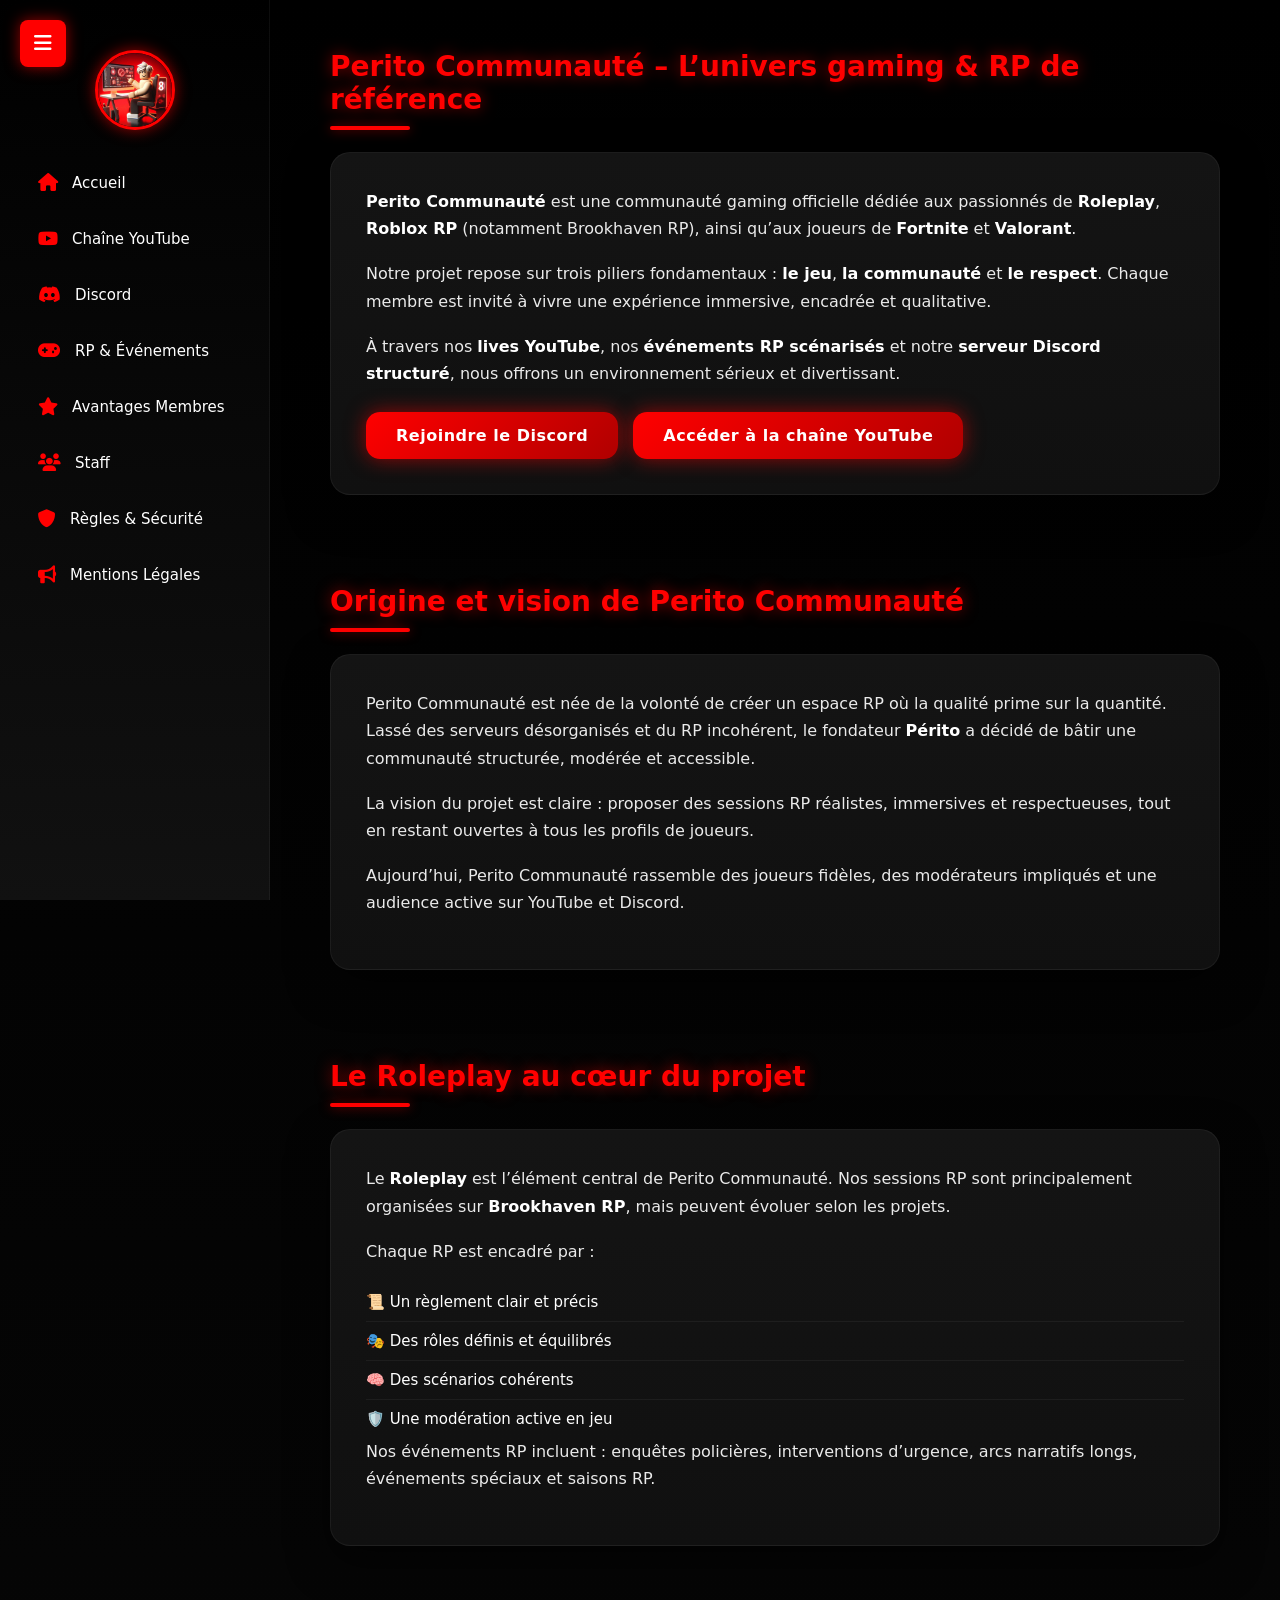
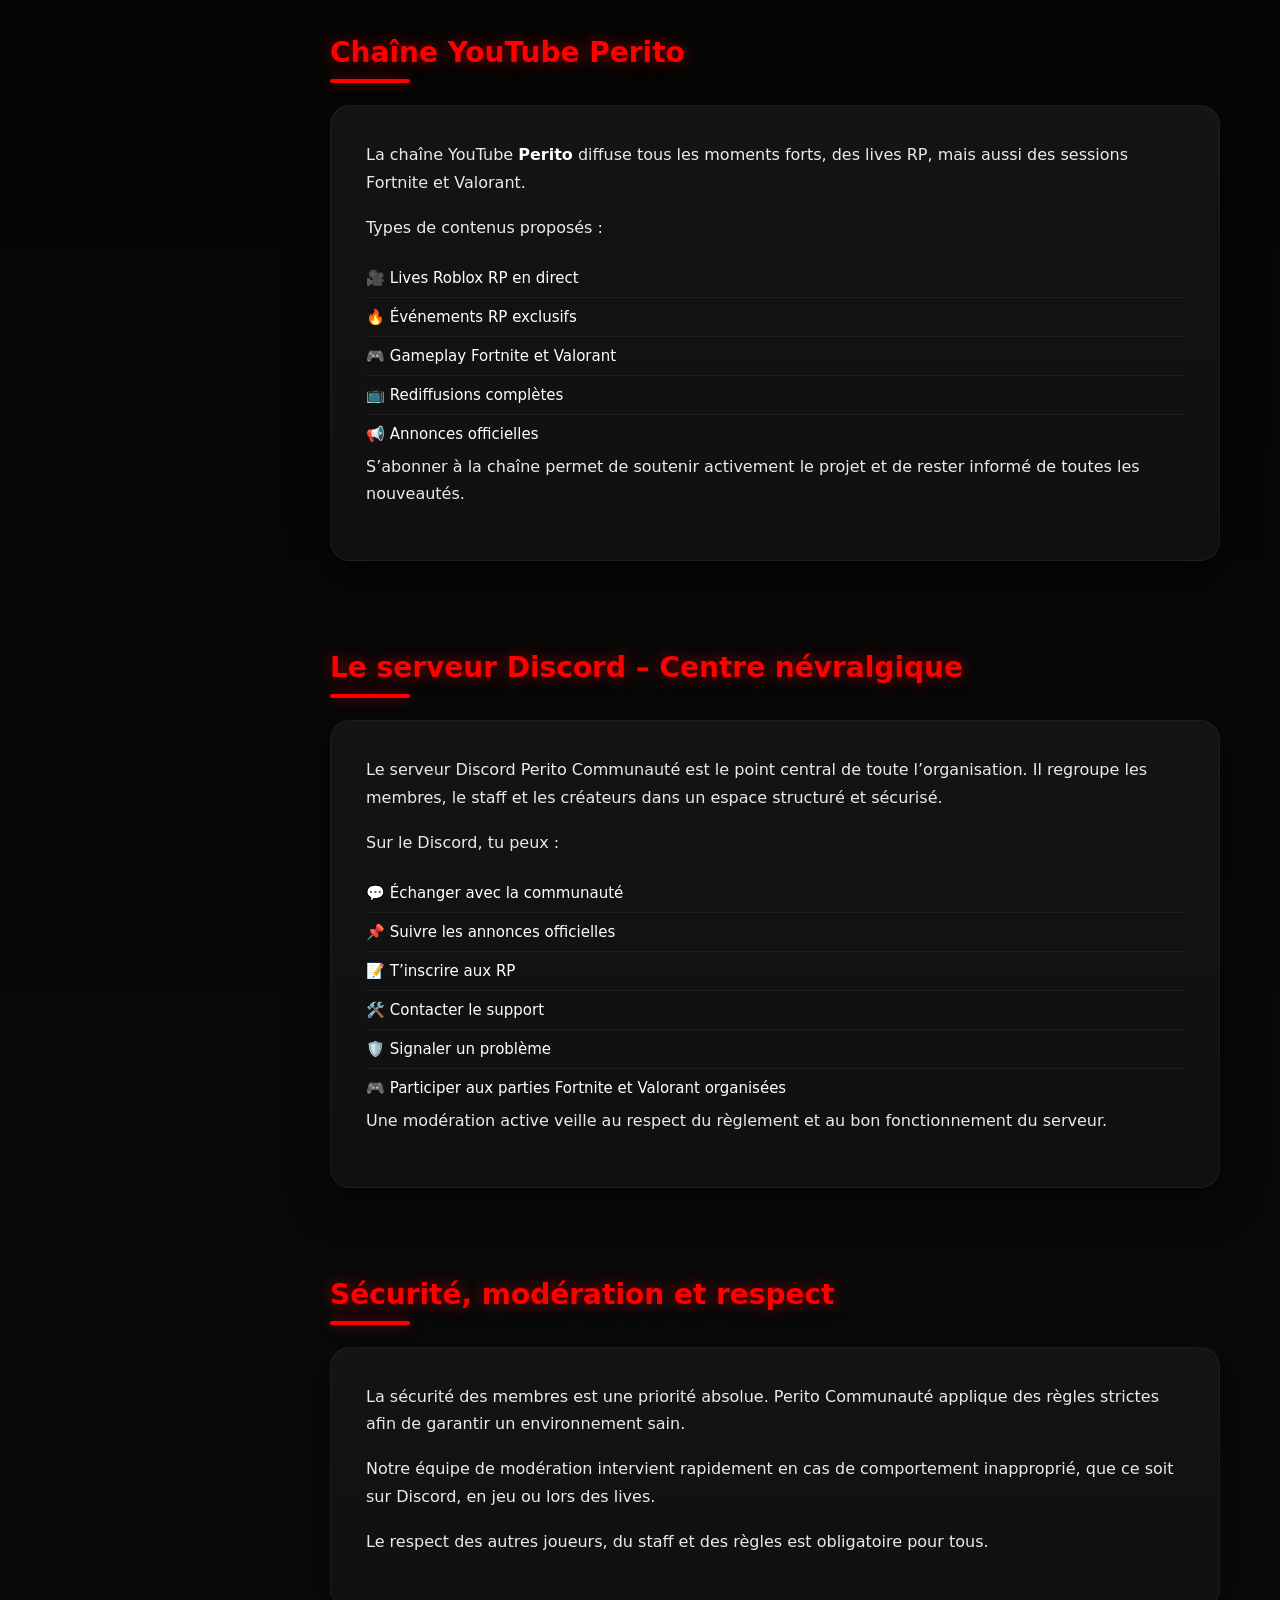
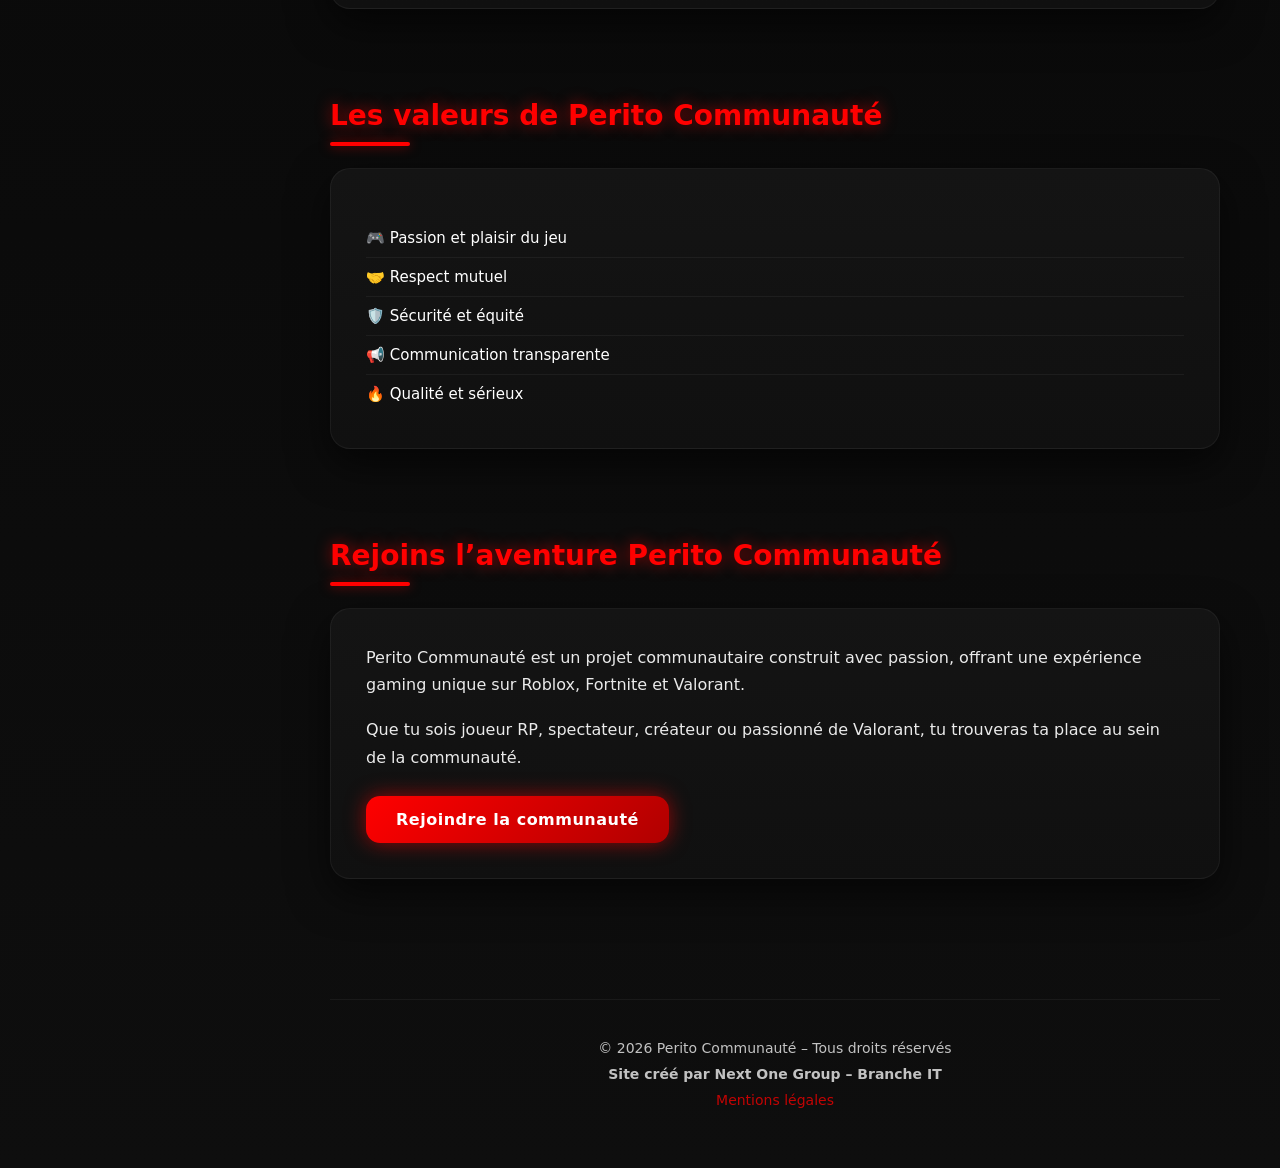
<file: index.html>
<!DOCTYPE html>
<html lang="fr">
<head>
  <meta charset="UTF-8">
  <title>Perito Communauté – Site Officiel Gaming & RP</title>
  <meta name="description" content="Perito Communauté – Communauté gaming officielle Roblox RP, Brookhaven RP, Fortnite, Valorant, lives YouTube et événements RP.">
  <meta name="viewport" content="width=device-width, initial-scale=1.0">

    <!-- FAVICON -->
  <link rel="apple-touch-icon" sizes="180x180" href="assets/apple-touch-icon.png">
  <link rel="icon" type="image/png" sizes="32x32" href="assets/favicon-32x32.png">
  <link rel="icon" type="image/png" sizes="16x16" href="/assets/favicon-16x16.png">
  <link rel="manifest" href="/site.webmanifest">
  
  
  
  
  <!-- STYLE GLOBAL -->
  <link rel="stylesheet" href="assets/style.css">

  <!-- ICONES -->
  <link rel="stylesheet" href="https://cdnjs.cloudflare.com/ajax/libs/font-awesome/6.5.0/css/all.min.css">

  <!-- SCRIPT -->
  <script src="assets/script.js" defer></script>
</head>

<body>
  <button class="menu-toggle" aria-label="Menu">
  <i class="fa-solid fa-bars"></i>
</button>


<!-- ===================== SIDEBAR ===================== -->
<nav class="sidebar">
  <div class="sidebar-logo">
  <img src="assets/logo-perito.jpg" alt="Logo Perito Communauté">
</div>


  <a href="index.html"><i class="fa-solid fa-house"></i> Accueil</a>
  <a href="youtube.html"><i class="fa-brands fa-youtube"></i> Chaîne YouTube</a>
  <a href="discord.html"><i class="fa-brands fa-discord"></i> Discord</a>
  <a href="rp.html"><i class="fa-solid fa-gamepad"></i> RP & Événements</a>
  <a href="avantages.html"><i class="fa-solid fa-star"></i> Avantages Membres</a>
  <a href="staff.html"><i class="fa-solid fa-users"></i> Staff</a>
  <a href="regles.html"><i class="fa-solid fa-shield"></i> Règles & Sécurité</a>
  <a href="mentions-legales.html"><i class="fa-solid fa-bullhorn"></i> Mentions Légales</a>
</nav>

<!-- ===================== MAIN ===================== -->
<main class="main">

<!-- HERO -->
<section>
  <h2>Perito Communauté – L’univers gaming & RP de référence</h2>
  <div class="card">
    <p>
      <strong>Perito Communauté</strong> est une communauté gaming officielle dédiée
      aux passionnés de <strong>Roleplay</strong>, <strong>Roblox RP</strong> (notamment Brookhaven RP),
      ainsi qu’aux joueurs de <strong>Fortnite</strong> et <strong>Valorant</strong>.
    </p>

    <p>
      Notre projet repose sur trois piliers fondamentaux :
      <strong>le jeu</strong>, <strong>la communauté</strong> et <strong>le respect</strong>.
      Chaque membre est invité à vivre une expérience immersive, encadrée et qualitative.
    </p>

    <p>
      À travers nos <strong>lives YouTube</strong>, nos <strong>événements RP scénarisés</strong>
      et notre <strong>serveur Discord structuré</strong>,
      nous offrons un environnement sérieux et divertissant.
    </p>

    <div class="cta">
      <a href="discord.html">Rejoindre le Discord</a>
      <a href="youtube.html">Accéder à la chaîne YouTube</a>
    </div>
  </div>
</section>

<!-- HISTOIRE -->
<section>
  <h2>Origine et vision de Perito Communauté</h2>
  <div class="card">
    <p>
      Perito Communauté est née de la volonté de créer un espace RP
      où la qualité prime sur la quantité.
      Lassé des serveurs désorganisés et du RP incohérent,
      le fondateur <strong>Périto</strong> a décidé de bâtir une communauté
      structurée, modérée et accessible.
    </p>

    <p>
      La vision du projet est claire :
      proposer des sessions RP réalistes, immersives et respectueuses,
      tout en restant ouvertes à tous les profils de joueurs.
    </p>

    <p>
      Aujourd’hui, Perito Communauté rassemble des joueurs fidèles,
      des modérateurs impliqués et une audience active sur YouTube et Discord.
    </p>
  </div>
</section>

<!-- RP DETAIL -->
<section>
  <h2>Le Roleplay au cœur du projet</h2>
  <div class="card">
    <p>
      Le <strong>Roleplay</strong> est l’élément central de Perito Communauté.
      Nos sessions RP sont principalement organisées sur
      <strong>Brookhaven RP</strong>, mais peuvent évoluer selon les projets.
    </p>

    <p>
      Chaque RP est encadré par :
    </p>

    <ul>
      <li>📜 Un règlement clair et précis</li>
      <li>🎭 Des rôles définis et équilibrés</li>
      <li>🧠 Des scénarios cohérents</li>
      <li>🛡️ Une modération active en jeu</li>
    </ul>

    <p>
      Nos événements RP incluent :
      enquêtes policières, interventions d’urgence,
      arcs narratifs longs, événements spéciaux et saisons RP.
    </p>
  </div>
</section>

<!-- YOUTUBE DETAIL -->
<section>
  <h2>Chaîne YouTube Perito</h2>
  <div class="card">
    <p>
      La chaîne YouTube <strong>Perito</strong> diffuse tous les moments forts,
      des lives RP, mais aussi des sessions Fortnite et Valorant.
    </p>

    <p>
      Types de contenus proposés :
    </p>

    <ul>
      <li>🎥 Lives Roblox RP en direct</li>
      <li>🔥 Événements RP exclusifs</li>
      <li>🎮 Gameplay Fortnite et Valorant</li>
      <li>📺 Rediffusions complètes</li>
      <li>📢 Annonces officielles</li>
    </ul>

    <p>
      S’abonner à la chaîne permet de soutenir activement le projet
      et de rester informé de toutes les nouveautés.
    </p>
  </div>
</section>

<!-- DISCORD DETAIL -->
<section>
  <h2>Le serveur Discord – Centre névralgique</h2>
  <div class="card">
    <p>
      Le serveur Discord Perito Communauté est le point central
      de toute l’organisation.
      Il regroupe les membres, le staff et les créateurs
      dans un espace structuré et sécurisé.
    </p>

    <p>
      Sur le Discord, tu peux :
    </p>

    <ul>
      <li>💬 Échanger avec la communauté</li>
      <li>📌 Suivre les annonces officielles</li>
      <li>📝 T’inscrire aux RP</li>
      <li>🛠️ Contacter le support</li>
      <li>🛡️ Signaler un problème</li>
      <li>🎮 Participer aux parties Fortnite et Valorant organisées</li>
    </ul>

    <p>
      Une modération active veille au respect du règlement
      et au bon fonctionnement du serveur.
    </p>
  </div>
</section>

<!-- SECURITE -->
<section>
  <h2>Sécurité, modération et respect</h2>
  <div class="card">
    <p>
      La sécurité des membres est une priorité absolue.
      Perito Communauté applique des règles strictes
      afin de garantir un environnement sain.
    </p>

    <p>
      Notre équipe de modération intervient rapidement
      en cas de comportement inapproprié,
      que ce soit sur Discord, en jeu ou lors des lives.
    </p>

    <p>
      Le respect des autres joueurs, du staff
      et des règles est obligatoire pour tous.
    </p>
  </div>
</section>

<!-- VALEURS -->
<section>
  <h2>Les valeurs de Perito Communauté</h2>
  <div class="card">
    <ul>
      <li>🎮 Passion et plaisir du jeu</li>
      <li>🤝 Respect mutuel</li>
      <li>🛡️ Sécurité et équité</li>
      <li>📢 Communication transparente</li>
      <li>🔥 Qualité et sérieux</li>
    </ul>
  </div>
</section>

<!-- CONCLUSION -->
<section>
  <h2>Rejoins l’aventure Perito Communauté</h2>
  <div class="card">
    <p>
      Perito Communauté est un projet communautaire construit avec passion,
      offrant une expérience gaming unique sur Roblox, Fortnite et Valorant.
    </p>

    <p>
      Que tu sois joueur RP, spectateur, créateur ou passionné de Valorant,
      tu trouveras ta place au sein de la communauté.
    </p>

    <div class="cta">
      <a href="discord.html">Rejoindre la communauté</a>
    </div>
  </div>
</section>

<!-- FOOTER -->
<footer>
  <p>© 2026 Perito Communauté – Tous droits réservés</p>
  <p><strong>Site créé par Next One Group – Branche IT</strong></p>
  <p><a href="mentions-legales.html">Mentions légales</a></p>
</footer>

</main>
</body>
</html>
</file>
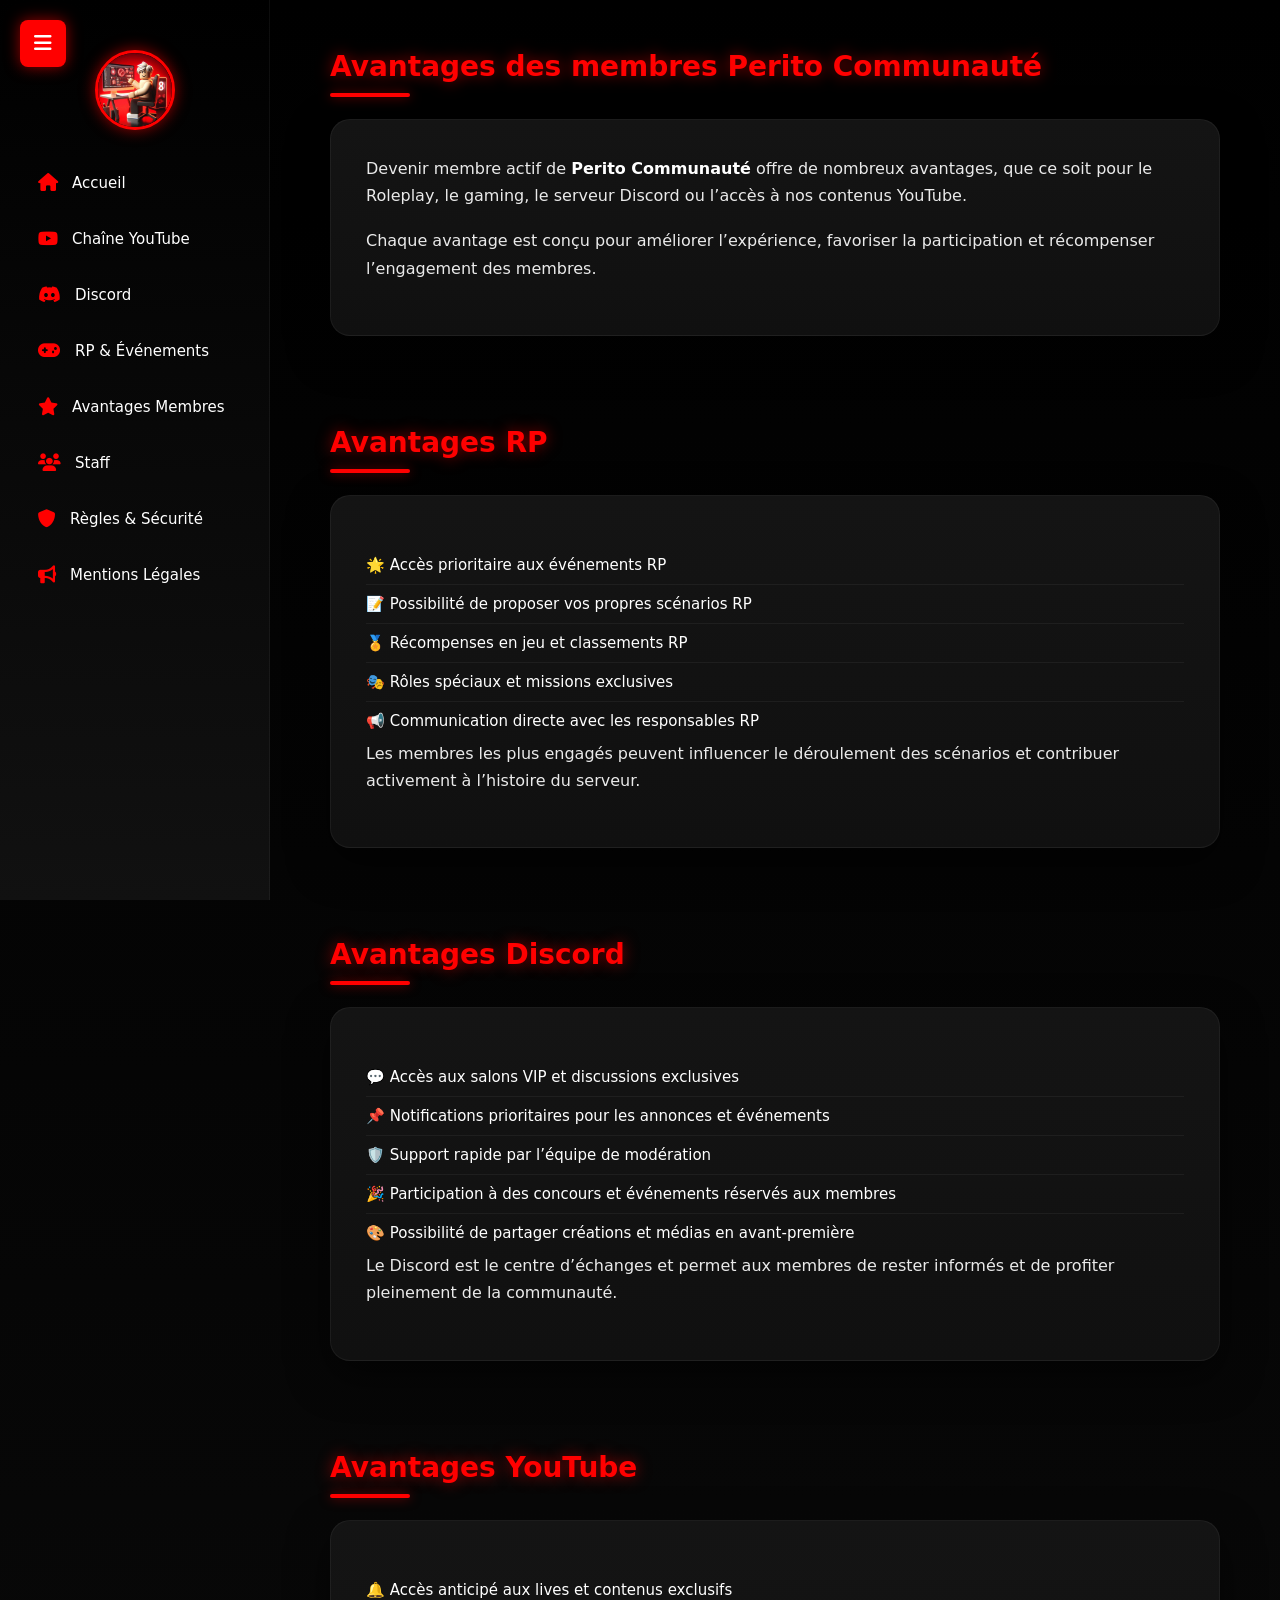
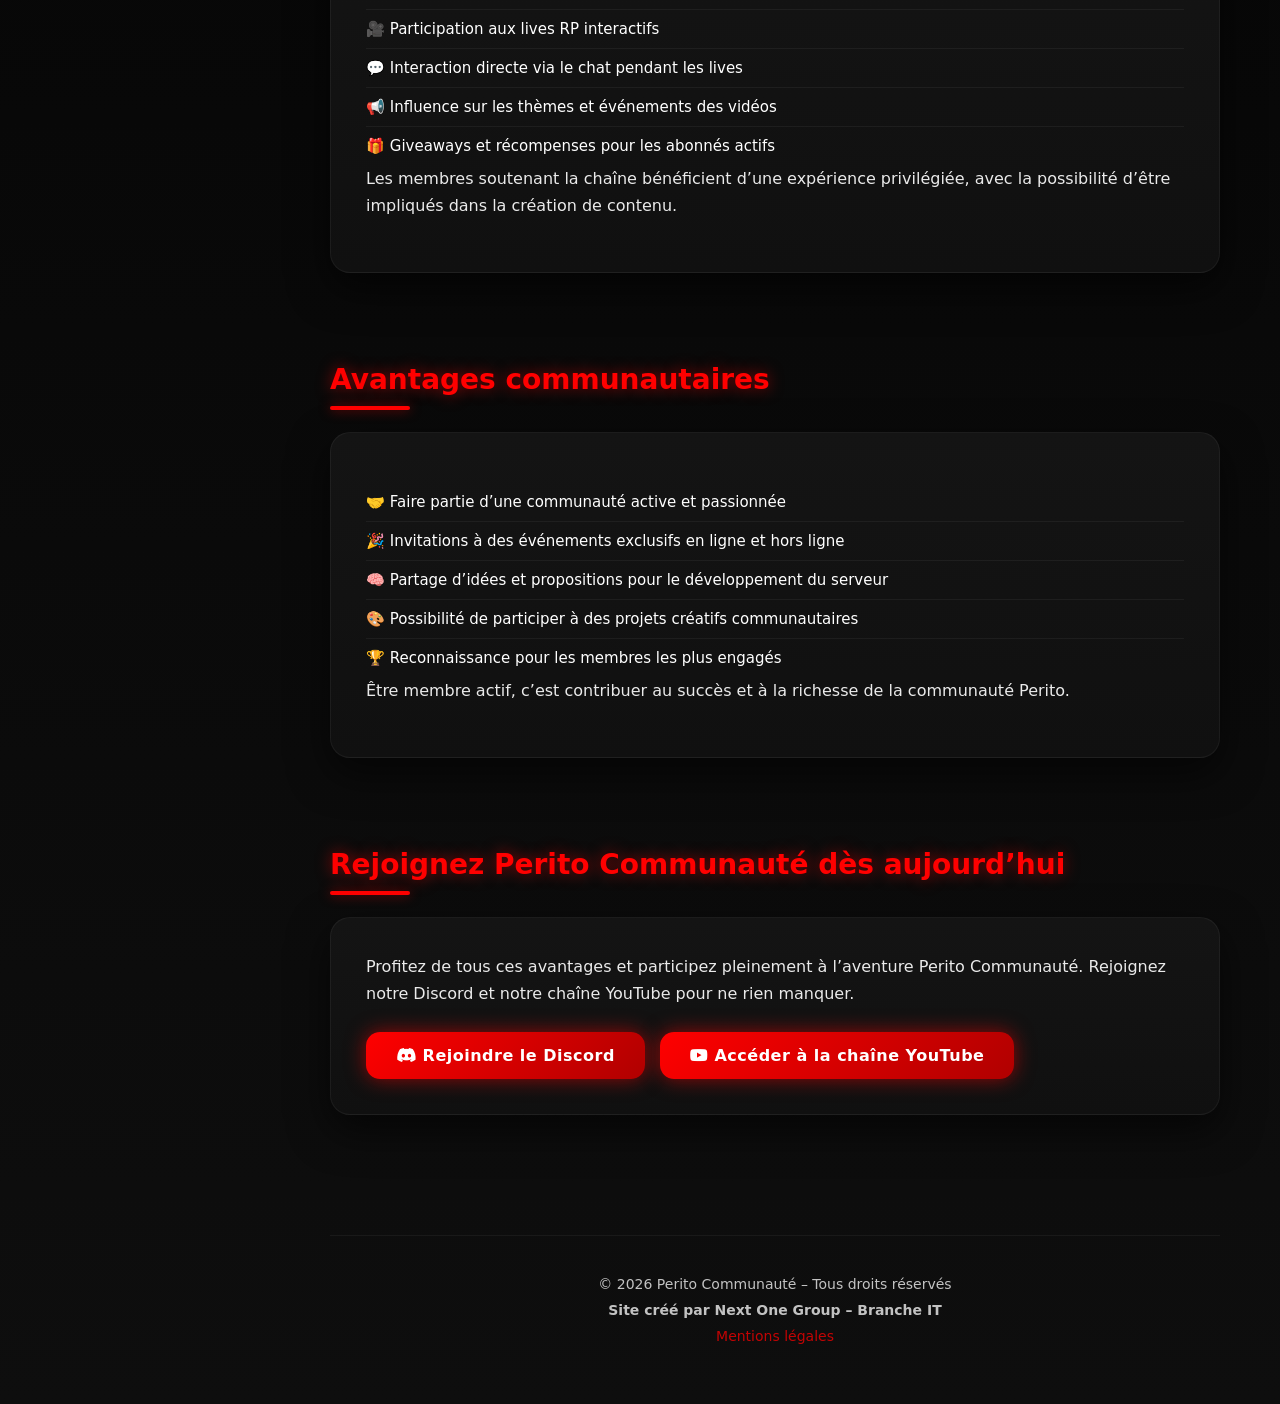
<file: avantages.html>
<!DOCTYPE html>
<html lang="fr">
<head>
  <meta charset="UTF-8">
  <title>Avantages Membres – Perito Communauté</title>
  <meta name="description" content="Découvrez les avantages réservés aux membres de Perito Communauté : RP, Discord, événements, contenus exclusifs et récompenses.">
  <meta name="viewport" content="width=device-width, initial-scale=1.0">

    <!-- FAVICON -->
  <link rel="apple-touch-icon" sizes="180x180" href="assets/apple-touch-icon.png">
  <link rel="icon" type="image/png" sizes="32x32" href="assets/favicon-32x32.png">
  <link rel="icon" type="image/png" sizes="16x16" href="/assets/favicon-16x16.png">
  <link rel="manifest" href="/site.webmanifest">
  
  
  
  <!-- STYLE -->
  <link rel="stylesheet" href="assets/style.css">

  <!-- ICONES -->
  <link rel="stylesheet" href="https://cdnjs.cloudflare.com/ajax/libs/font-awesome/6.5.0/css/all.min.css">

  <!-- SCRIPT -->
  <script src="assets/script.js" defer></script>
</head>

<body>
  <button class="menu-toggle" aria-label="Menu">
  <i class="fa-solid fa-bars"></i>
</button>


<!-- ===================== SIDEBAR ===================== -->
<nav class="sidebar">
  <div class="sidebar-logo">
  <img src="assets/logo-perito.jpg" alt="Logo Perito Communauté">
</div>
  <a href="index.html"><i class="fa-solid fa-house"></i> Accueil</a>
  <a href="youtube.html"><i class="fa-brands fa-youtube"></i> Chaîne YouTube</a>
  <a href="discord.html"><i class="fa-brands fa-discord"></i> Discord</a>
  <a href="rp.html"><i class="fa-solid fa-gamepad"></i> RP & Événements</a>
  <a href="avantages.html"><i class="fa-solid fa-star"></i> Avantages Membres</a>
  <a href="staff.html"><i class="fa-solid fa-users"></i> Staff</a>
  <a href="regles.html"><i class="fa-solid fa-shield"></i> Règles & Sécurité</a>
  <a href=" mentions-legales.html"><i class="fa-solid fa-bullhorn"></i> Mentions Légales</a>
</nav>

<!-- ===================== MAIN ===================== -->
<main class="main">

<!-- INTRO -->
<section>
  <h2>Avantages des membres Perito Communauté</h2>
  <div class="card">
    <p>
      Devenir membre actif de <strong>Perito Communauté</strong> offre de nombreux avantages,
      que ce soit pour le Roleplay, le gaming, le serveur Discord ou l’accès à nos contenus YouTube.
    </p>
    <p>
      Chaque avantage est conçu pour améliorer l’expérience, favoriser la participation
      et récompenser l’engagement des membres.
    </p>
  </div>
</section>

<!-- AVANTAGES RP -->
<section>
  <h2>Avantages RP</h2>
  <div class="card">
    <ul>
      <li>🌟 Accès prioritaire aux événements RP</li>
      <li>📝 Possibilité de proposer vos propres scénarios RP</li>
      <li>🏅 Récompenses en jeu et classements RP</li>
      <li>🎭 Rôles spéciaux et missions exclusives</li>
      <li>📢 Communication directe avec les responsables RP</li>
    </ul>
    <p>
      Les membres les plus engagés peuvent influencer le déroulement des scénarios
      et contribuer activement à l’histoire du serveur.
    </p>
  </div>
</section>

<!-- AVANTAGES DISCORD -->
<section>
  <h2>Avantages Discord</h2>
  <div class="card">
    <ul>
      <li>💬 Accès aux salons VIP et discussions exclusives</li>
      <li>📌 Notifications prioritaires pour les annonces et événements</li>
      <li>🛡️ Support rapide par l’équipe de modération</li>
      <li>🎉 Participation à des concours et événements réservés aux membres</li>
      <li>🎨 Possibilité de partager créations et médias en avant-première</li>
    </ul>
    <p>
      Le Discord est le centre d’échanges et permet aux membres de rester informés
      et de profiter pleinement de la communauté.
    </p>
  </div>
</section>

<!-- AVANTAGES YOUTUBE -->
<section>
  <h2>Avantages YouTube</h2>
  <div class="card">
    <ul>
      <li>🔔 Accès anticipé aux lives et contenus exclusifs</li>
      <li>🎥 Participation aux lives RP interactifs</li>
      <li>💬 Interaction directe via le chat pendant les lives</li>
      <li>📢 Influence sur les thèmes et événements des vidéos</li>
      <li>🎁 Giveaways et récompenses pour les abonnés actifs</li>
    </ul>
    <p>
      Les membres soutenant la chaîne bénéficient d’une expérience privilégiée,
      avec la possibilité d’être impliqués dans la création de contenu.
    </p>
  </div>
</section>

<!-- AVANTAGES COMMUNAUTAIRES -->
<section>
  <h2>Avantages communautaires</h2>
  <div class="card">
    <ul>
      <li>🤝 Faire partie d’une communauté active et passionnée</li>
      <li>🎉 Invitations à des événements exclusifs en ligne et hors ligne</li>
      <li>🧠 Partage d’idées et propositions pour le développement du serveur</li>
      <li>🎨 Possibilité de participer à des projets créatifs communautaires</li>
      <li>🏆 Reconnaissance pour les membres les plus engagés</li>
    </ul>
    <p>
      Être membre actif, c’est contribuer au succès et à la richesse
      de la communauté Perito.
    </p>
  </div>
</section>

<!-- CALL TO ACTION -->
<section>
  <h2>Rejoignez Perito Communauté dès aujourd’hui</h2>
  <div class="card">
    <p>
      Profitez de tous ces avantages et participez pleinement à l’aventure
      Perito Communauté. Rejoignez notre Discord et notre chaîne YouTube
      pour ne rien manquer.
    </p>
    <div class="cta">
      <a href="discord.html"><i class="fa-brands fa-discord"></i> Rejoindre le Discord</a>
      <a href="youtube.html"><i class="fa-brands fa-youtube"></i> Accéder à la chaîne YouTube</a>
    </div>
  </div>
</section>

<!-- FOOTER -->
<footer>
  <p>© 2026 Perito Communauté – Tous droits réservés</p>
  <p><strong>Site créé par Next One Group – Branche IT</strong></p>
  <p><a href="mentions-legales.html">Mentions légales</a></p>
</footer>

</main>
</body>
</html>
</file>
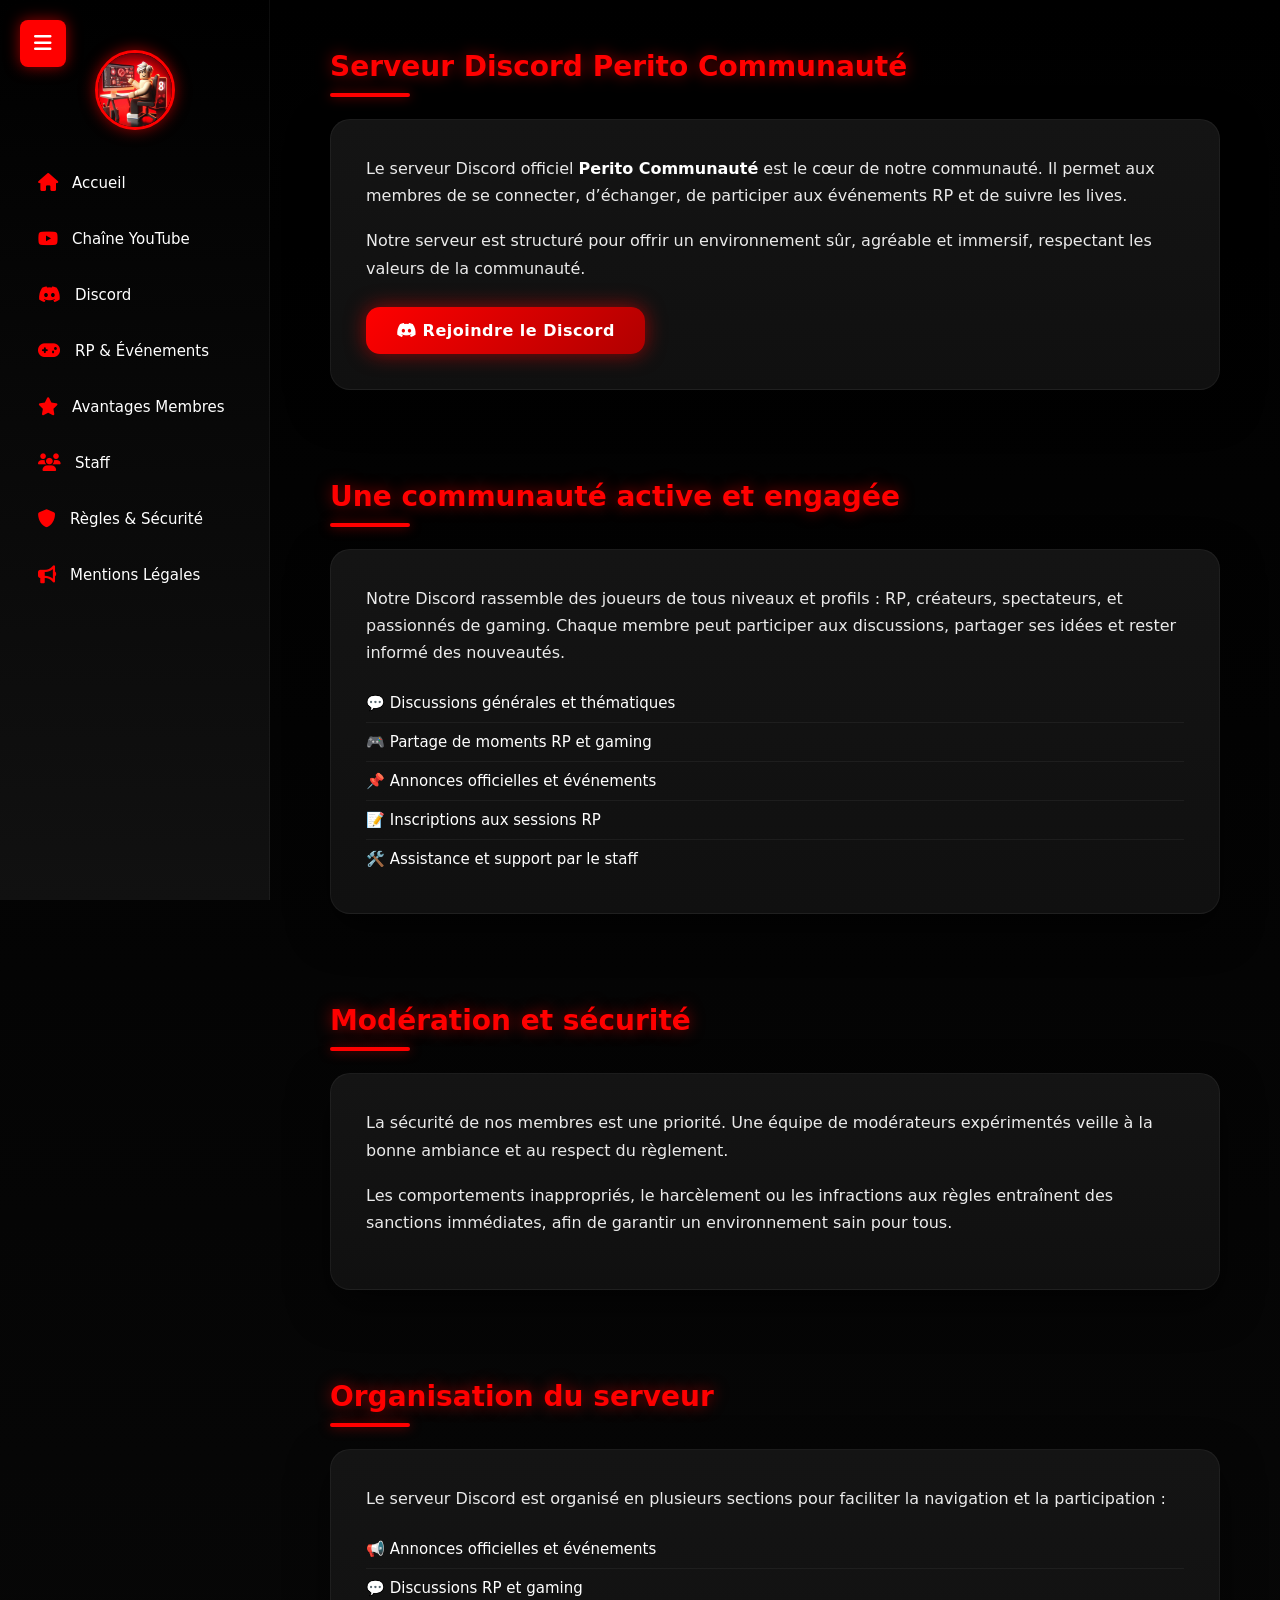
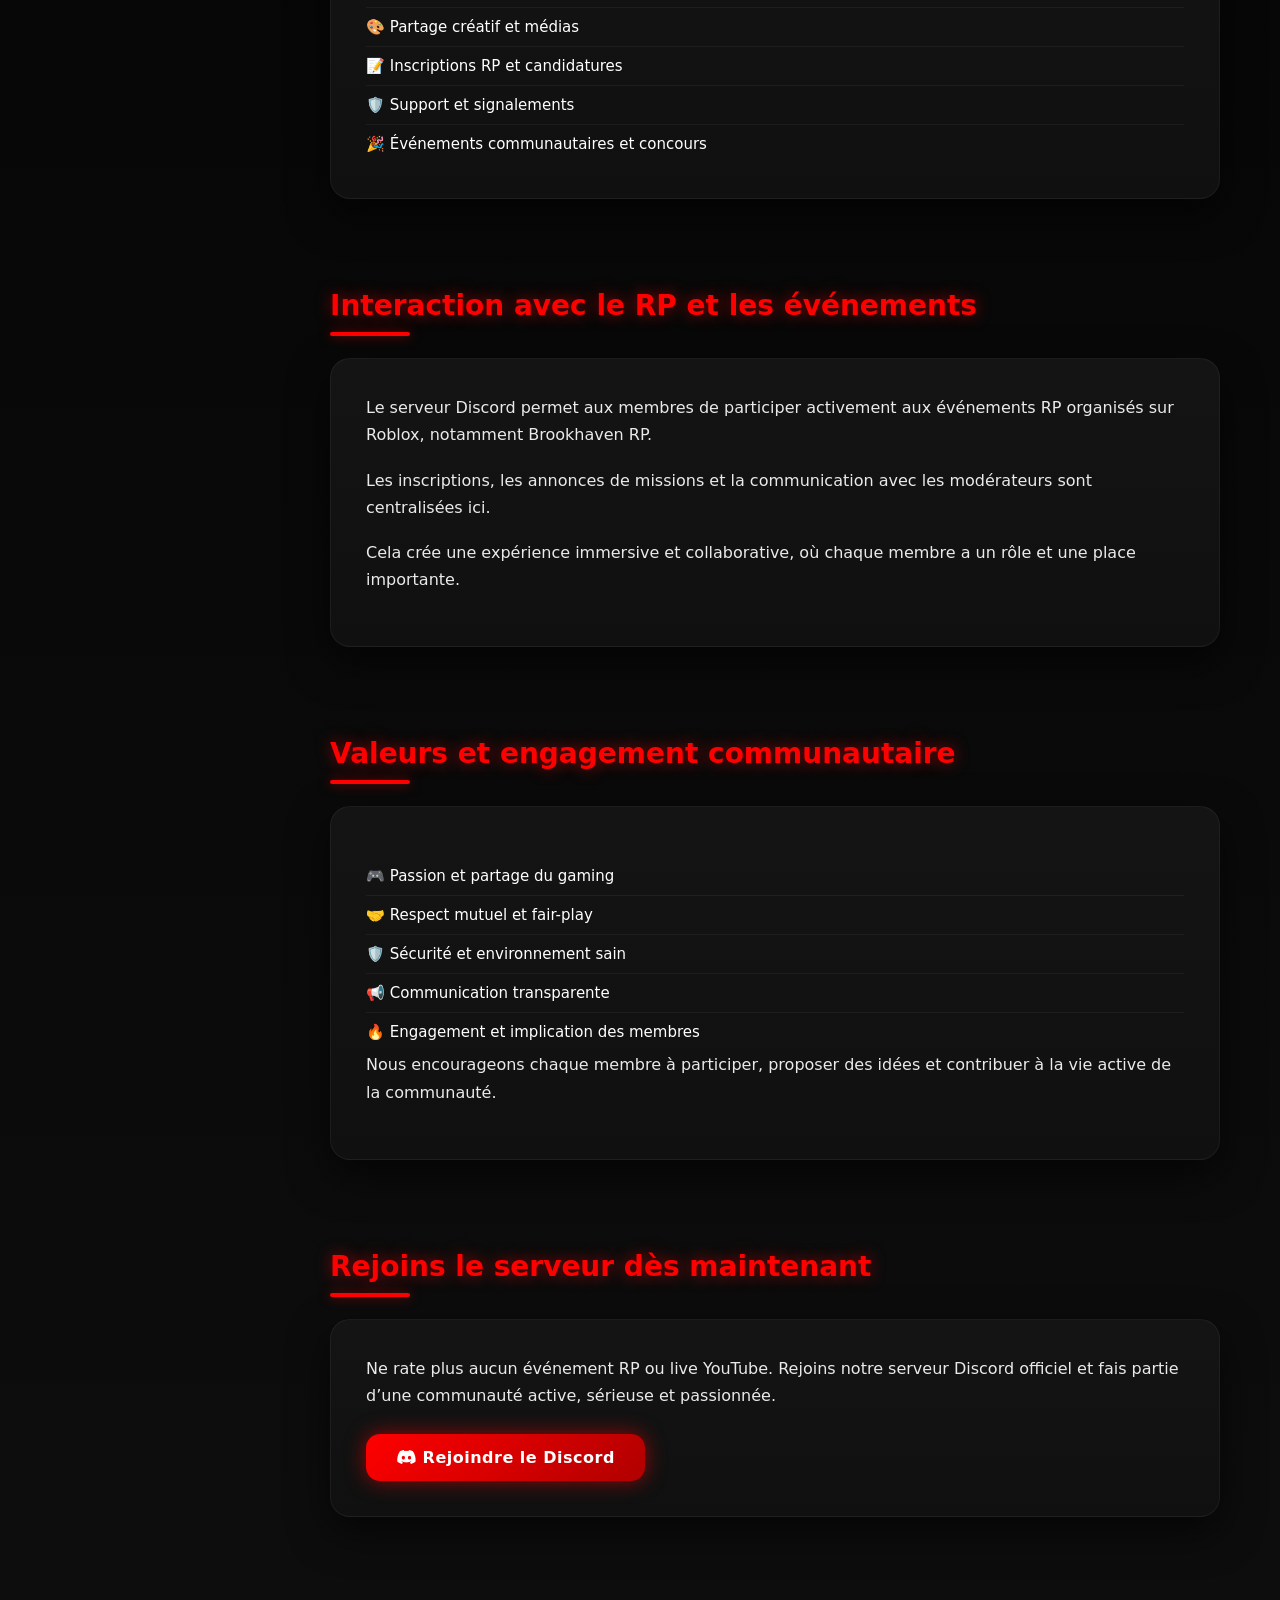
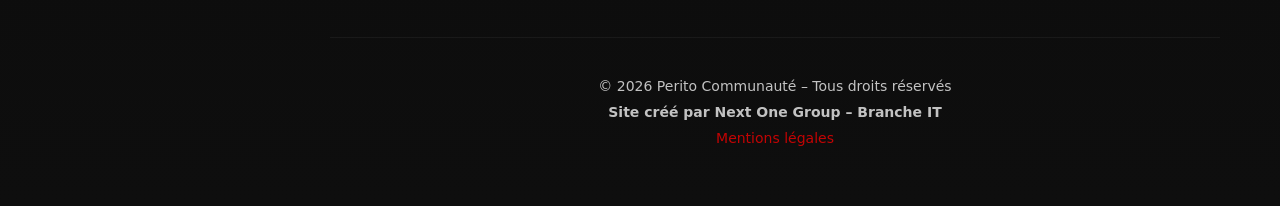
<file: discord.html>
<!DOCTYPE html>
<html lang="fr">
<head>
  <meta charset="UTF-8">
  <title>Discord – Perito Communauté</title>
  <meta name="description" content="Serveur Discord officiel de Perito Communauté – Communauté gaming, RP Roblox Brookhaven RP, Fortnite et événements en live.">
  <meta name="viewport" content="width=device-width, initial-scale=1.0">

  <!-- FAVICON -->
  <link rel="apple-touch-icon" sizes="180x180" href="assets/apple-touch-icon.png">
  <link rel="icon" type="image/png" sizes="32x32" href="assets/favicon-32x32.png">
  <link rel="icon" type="image/png" sizes="16x16" href="/assets/favicon-16x16.png">
  <link rel="manifest" href="/site.webmanifest">
  
  <!-- STYLE -->
  <link rel="stylesheet" href="assets/style.css">

  <!-- ICONES -->
  <link rel="stylesheet" href="https://cdnjs.cloudflare.com/ajax/libs/font-awesome/6.5.0/css/all.min.css">

  <!-- SCRIPT -->
  <script src="assets/script.js" defer></script>
</head>

<body>
<button class="menu-toggle" aria-label="Menu">
  <i class="fa-solid fa-bars"></i>
</button>

<!-- ===================== SIDEBAR ===================== -->
<nav class="sidebar">
  <div class="sidebar-logo">
  <img src="assets/logo-perito.jpg" alt="Logo Perito Communauté">
</div>
  <a href="index.html"><i class="fa-solid fa-house"></i> Accueil</a>
  <a href="youtube.html"><i class="fa-brands fa-youtube"></i> Chaîne YouTube</a>
  <a href="discord.html"><i class="fa-brands fa-discord"></i> Discord</a>
  <a href="rp.html"><i class="fa-solid fa-gamepad"></i> RP & Événements</a>
  <a href="avantages.html"><i class="fa-solid fa-star"></i> Avantages Membres</a>
  <a href="staff.html"><i class="fa-solid fa-users"></i> Staff</a>
  <a href="regles.html"><i class="fa-solid fa-shield"></i> Règles & Sécurité</a>
  <a href=" mentions-legales.html"><i class="fa-solid fa-bullhorn"></i> Mentions Légales</a>
</nav>

<!-- ===================== MAIN ===================== -->
<main class="main">

<!-- INTRO -->
<section>
  <h2>Serveur Discord Perito Communauté</h2>
  <div class="card">
    <p>
      Le serveur Discord officiel <strong>Perito Communauté</strong> est le cœur
      de notre communauté. Il permet aux membres de se connecter,
      d’échanger, de participer aux événements RP et de suivre les lives.
    </p>
    <p>
      Notre serveur est structuré pour offrir un environnement sûr,
      agréable et immersif, respectant les valeurs de la communauté.
    </p>
    <div class="cta">
      <a href="https://discord.gg/Fj247rbMFc" target="_blank"><i class="fa-brands fa-discord"></i> Rejoindre le Discord</a>
    </div>
  </div>
</section>

<!-- SECTIONS COMMUNAUTÉ -->
<section>
  <h2>Une communauté active et engagée</h2>
  <div class="card">
    <p>
      Notre Discord rassemble des joueurs de tous niveaux et profils :
      RP, créateurs, spectateurs, et passionnés de gaming. 
      Chaque membre peut participer aux discussions, partager ses idées
      et rester informé des nouveautés.
    </p>
    <ul>
      <li>💬 Discussions générales et thématiques</li>
      <li>🎮 Partage de moments RP et gaming</li>
      <li>📌 Annonces officielles et événements</li>
      <li>📝 Inscriptions aux sessions RP</li>
      <li>🛠️ Assistance et support par le staff</li>
    </ul>
  </div>
</section>

<!-- MODÉRATION & SÉCURITÉ -->
<section>
  <h2>Modération et sécurité</h2>
  <div class="card">
    <p>
      La sécurité de nos membres est une priorité. Une équipe de modérateurs
      expérimentés veille à la bonne ambiance et au respect du règlement.
    </p>
    <p>
      Les comportements inappropriés, le harcèlement ou les infractions
      aux règles entraînent des sanctions immédiates, afin de garantir un
      environnement sain pour tous.
    </p>
  </div>
</section>

<!-- CANAUX & ORGANISATION -->
<section>
  <h2>Organisation du serveur</h2>
  <div class="card">
    <p>
      Le serveur Discord est organisé en plusieurs sections pour faciliter
      la navigation et la participation :
    </p>
    <ul>
      <li>📢 Annonces officielles et événements</li>
      <li>💬 Discussions RP et gaming</li>
      <li>🎨 Partage créatif et médias</li>
      <li>📝 Inscriptions RP et candidatures</li>
      <li>🛡️ Support et signalements</li>
      <li>🎉 Événements communautaires et concours</li>
    </ul>
  </div>
</section>

<!-- INTERACTIONS RP -->
<section>
  <h2>Interaction avec le RP et les événements</h2>
  <div class="card">
    <p>
      Le serveur Discord permet aux membres de participer activement
      aux événements RP organisés sur Roblox, notamment Brookhaven RP.
    </p>
    <p>
      Les inscriptions, les annonces de missions et la communication
      avec les modérateurs sont centralisées ici.
    </p>
    <p>
      Cela crée une expérience immersive et collaborative, où chaque
      membre a un rôle et une place importante.
    </p>
  </div>
</section>

<!-- VALEURS & ENGAGEMENT -->
<section>
  <h2>Valeurs et engagement communautaire</h2>
  <div class="card">
    <ul>
      <li>🎮 Passion et partage du gaming</li>
      <li>🤝 Respect mutuel et fair-play</li>
      <li>🛡️ Sécurité et environnement sain</li>
      <li>📢 Communication transparente</li>
      <li>🔥 Engagement et implication des membres</li>
    </ul>
    <p>
      Nous encourageons chaque membre à participer, proposer
      des idées et contribuer à la vie active de la communauté.
    </p>
  </div>
</section>

<!-- CALL TO ACTION FINAL -->
<section>
  <h2>Rejoins le serveur dès maintenant</h2>
  <div class="card">
    <p>
      Ne rate plus aucun événement RP ou live YouTube.
      Rejoins notre serveur Discord officiel et fais partie
      d’une communauté active, sérieuse et passionnée.
    </p>
    <div class="cta">
      <a href="https://discord.gg/Fj247rbMFc" target="_blank"><i class="fa-brands fa-discord"></i> Rejoindre le Discord</a>
    </div>
  </div>
</section>

<!-- FOOTER -->
<footer>
  <p>© 2026 Perito Communauté – Tous droits réservés</p>
  <p><strong>Site créé par Next One Group – Branche IT</strong></p>
  <p><a href="mentions-legales.html">Mentions légales</a></p>
</footer>

</main>
</body>
</html>
</file>
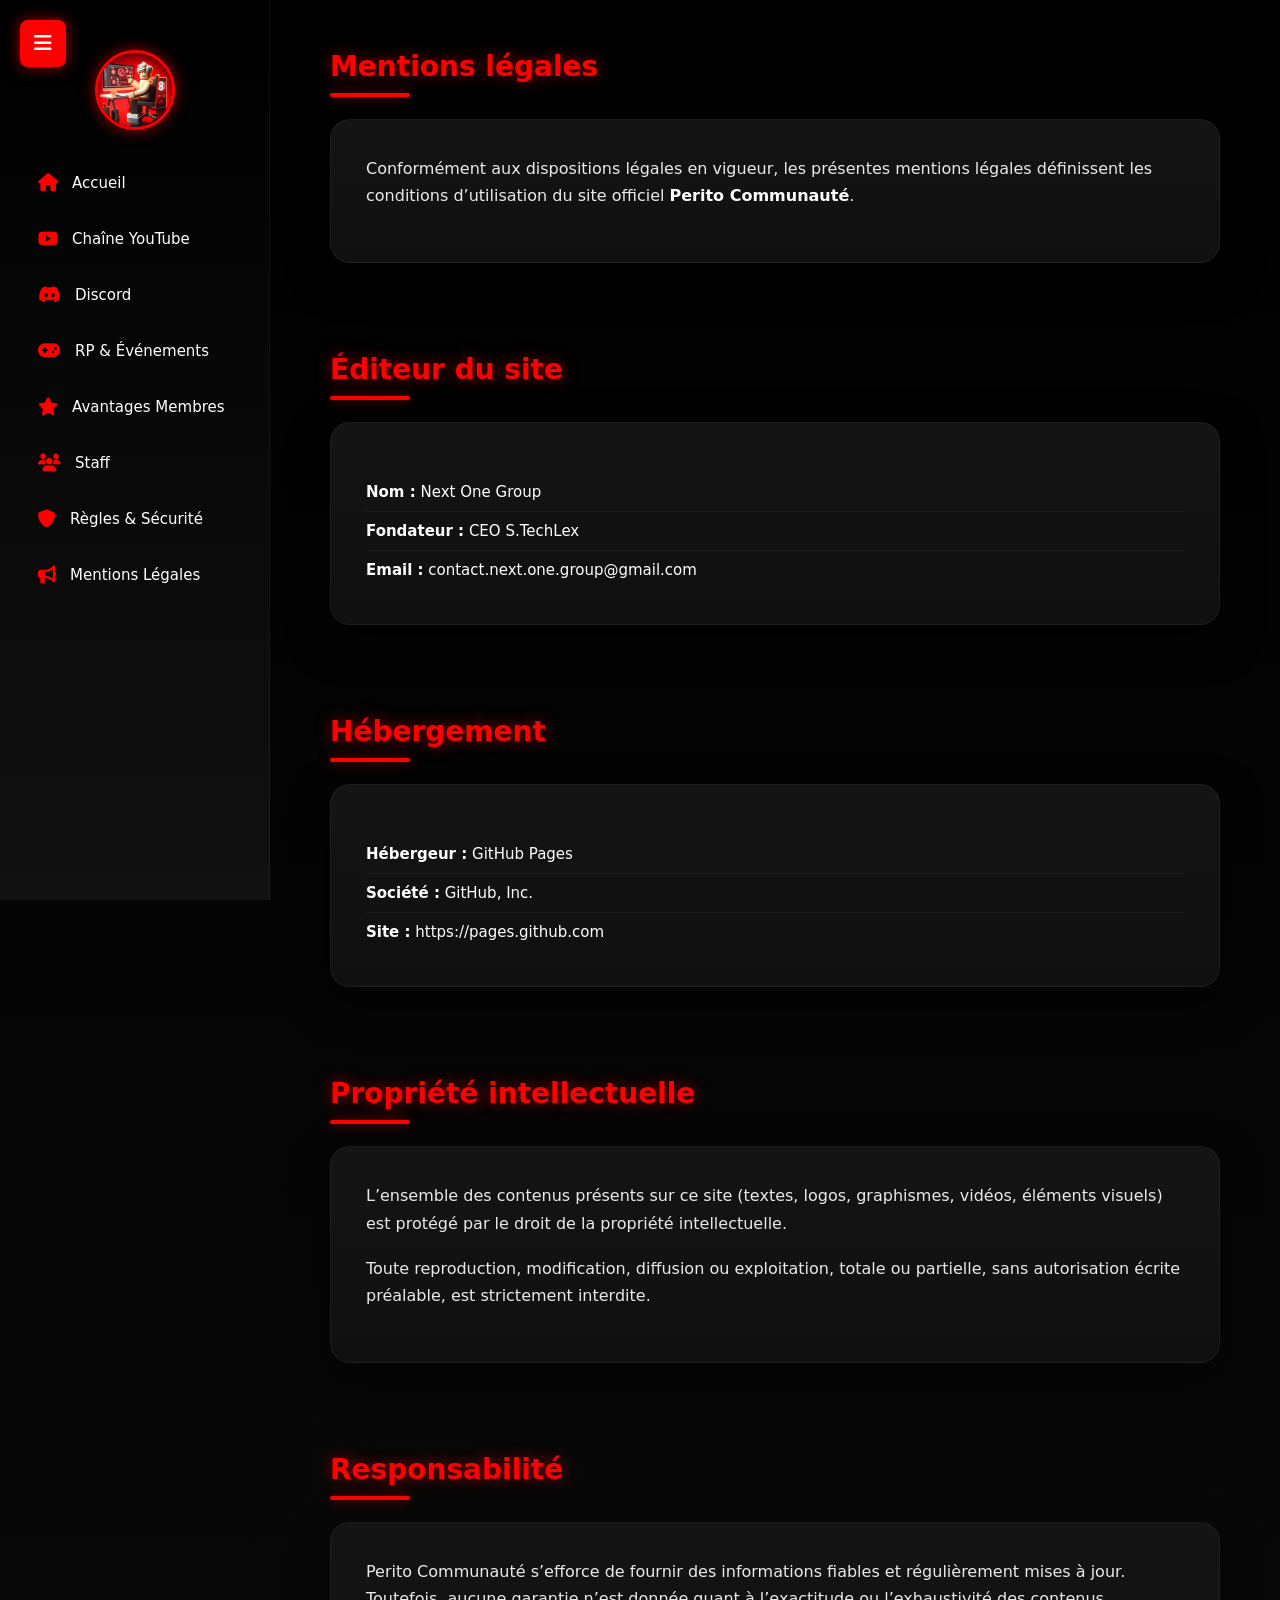
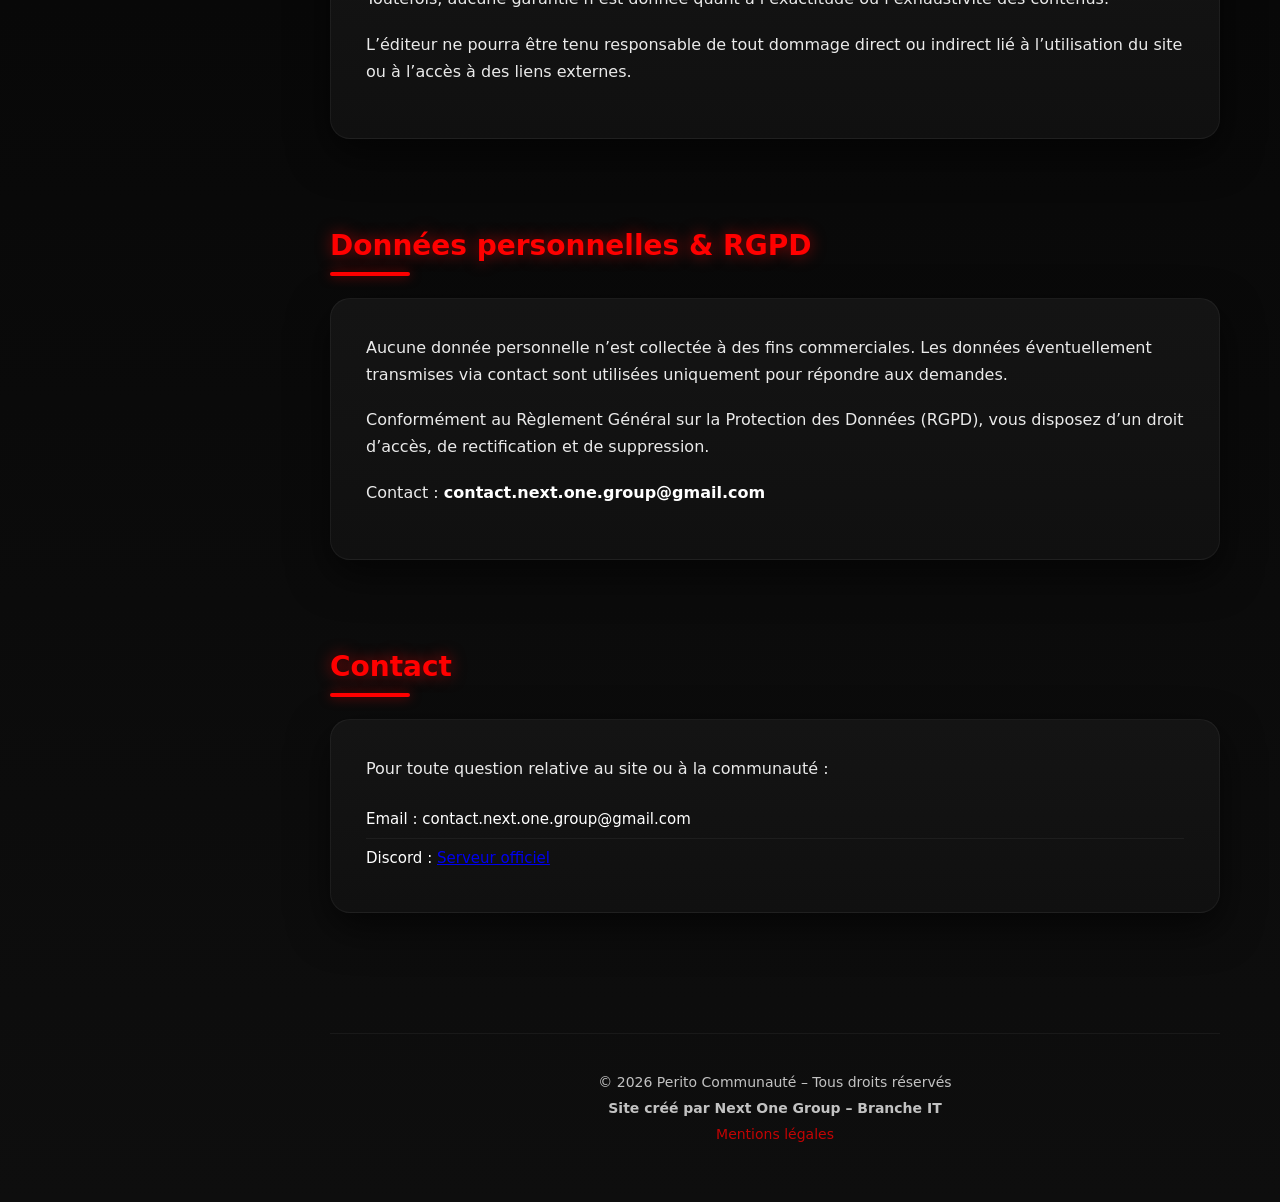
<file: mentions-legales.html>
<!DOCTYPE html>
<html lang="fr">
<head>
  <meta charset="UTF-8">
  <title>Mentions légales – Perito Communauté</title>
  <meta name="description" content="Mentions légales du site officiel Perito Communauté : éditeur, hébergement, propriété intellectuelle et responsabilité.">
  <meta name="viewport" content="width=device-width, initial-scale=1.0">

    <!-- FAVICON -->
  <link rel="apple-touch-icon" sizes="180x180" href="assets/apple-touch-icon.png">
  <link rel="icon" type="image/png" sizes="32x32" href="assets/favicon-32x32.png">
  <link rel="icon" type="image/png" sizes="16x16" href="/assets/favicon-16x16.png">
  <link rel="manifest" href="/site.webmanifest">
  
  
  
  <!-- STYLE -->
  <link rel="stylesheet" href="assets/style.css">

  <!-- ICONES -->
  <link rel="stylesheet" href="https://cdnjs.cloudflare.com/ajax/libs/font-awesome/6.5.0/css/all.min.css">

  <!-- SCRIPT -->
  <script src="assets/script.js" defer></script>
</head>

<body>
  <button class="menu-toggle" aria-label="Menu">
  <i class="fa-solid fa-bars"></i>
</button>


<!-- ===================== SIDEBAR ===================== -->
<nav class="sidebar">
  <div class="sidebar-logo">
  <img src="assets/logo-perito.jpg" alt="Logo Perito Communauté">
</div>
  <a href="index.html"><i class="fa-solid fa-house"></i> Accueil</a>
  <a href="youtube.html"><i class="fa-brands fa-youtube"></i> Chaîne YouTube</a>
  <a href="discord.html"><i class="fa-brands fa-discord"></i> Discord</a>
  <a href="rp.html"><i class="fa-solid fa-gamepad"></i> RP & Événements</a>
  <a href="avantages.html"><i class="fa-solid fa-star"></i> Avantages Membres</a>
  <a href="staff.html"><i class="fa-solid fa-users"></i> Staff</a>
  <a href="regles.html"><i class="fa-solid fa-shield"></i> Règles & Sécurité</a>
  <a href="mentions-legales.html"><i class="fa-solid fa-bullhorn"></i> Mentions Légales</a>
</nav>

<!-- ===================== MAIN ===================== -->
<main class="main">

<!-- INTRO -->
<section>
  <h2>Mentions légales</h2>
  <div class="card">
    <p>
      Conformément aux dispositions légales en vigueur,
      les présentes mentions légales définissent les conditions
      d’utilisation du site officiel <strong>Perito Communauté</strong>.
    </p>
  </div>
</section>

<!-- ÉDITEUR -->
<section>
  <h2>Éditeur du site</h2>
  <div class="card">
    <ul>
      <li><strong>Nom :</strong> Next One Group</li>
      <li><strong>Fondateur :</strong> CEO S.TechLex</li>
      <li><strong>Email :</strong> contact.next.one.group@gmail.com</li>
    </ul>
  </div>
</section>

<!-- HÉBERGEUR -->
<section>
  <h2>Hébergement</h2>
  <div class="card">
    <ul>
      <li><strong>Hébergeur :</strong> GitHub Pages</li>
      <li><strong>Société :</strong> GitHub, Inc.</li>
      <li><strong>Site :</strong> https://pages.github.com</li>
    </ul>
  </div>
</section>

<!-- PROPRIÉTÉ -->
<section>
  <h2>Propriété intellectuelle</h2>
  <div class="card">
    <p>
      L’ensemble des contenus présents sur ce site
      (textes, logos, graphismes, vidéos, éléments visuels)
      est protégé par le droit de la propriété intellectuelle.
    </p>
    <p>
      Toute reproduction, modification, diffusion ou exploitation,
      totale ou partielle, sans autorisation écrite préalable,
      est strictement interdite.
    </p>
  </div>
</section>

<!-- RESPONSABILITÉ -->
<section>
  <h2>Responsabilité</h2>
  <div class="card">
    <p>
      Perito Communauté s’efforce de fournir des informations fiables
      et régulièrement mises à jour.
      Toutefois, aucune garantie n’est donnée quant à l’exactitude
      ou l’exhaustivité des contenus.
    </p>
    <p>
      L’éditeur ne pourra être tenu responsable de tout dommage
      direct ou indirect lié à l’utilisation du site
      ou à l’accès à des liens externes.
    </p>
  </div>
</section>

<!-- DONNÉES -->
<section>
  <h2>Données personnelles & RGPD</h2>
  <div class="card">
    <p>
      Aucune donnée personnelle n’est collectée à des fins commerciales.
      Les données éventuellement transmises via contact
      sont utilisées uniquement pour répondre aux demandes.
    </p>
    <p>
      Conformément au Règlement Général sur la Protection des Données (RGPD),
      vous disposez d’un droit d’accès, de rectification et de suppression.
    </p>
    <p>
      Contact : <strong>contact.next.one.group@gmail.com</strong>
    </p>
  </div>
</section>

<!-- CONTACT -->
<section>
  <h2>Contact</h2>
  <div class="card">
    <p>
      Pour toute question relative au site ou à la communauté :
    </p>
    <ul>
      <li>Email : contact.next.one.group@gmail.com</li>
      <li>Discord : <a href="discord.html">Serveur officiel</a></li>
    </ul>
  </div>
</section>

<!-- FOOTER -->
<footer>
  <p>© 2026 Perito Communauté – Tous droits réservés</p>
  <p><strong>Site créé par Next One Group – Branche IT</strong></p>
  <p><a href="mentions-legales.html">Mentions légales</a></p>
</footer>

</main>
</body>
</html>
</file>
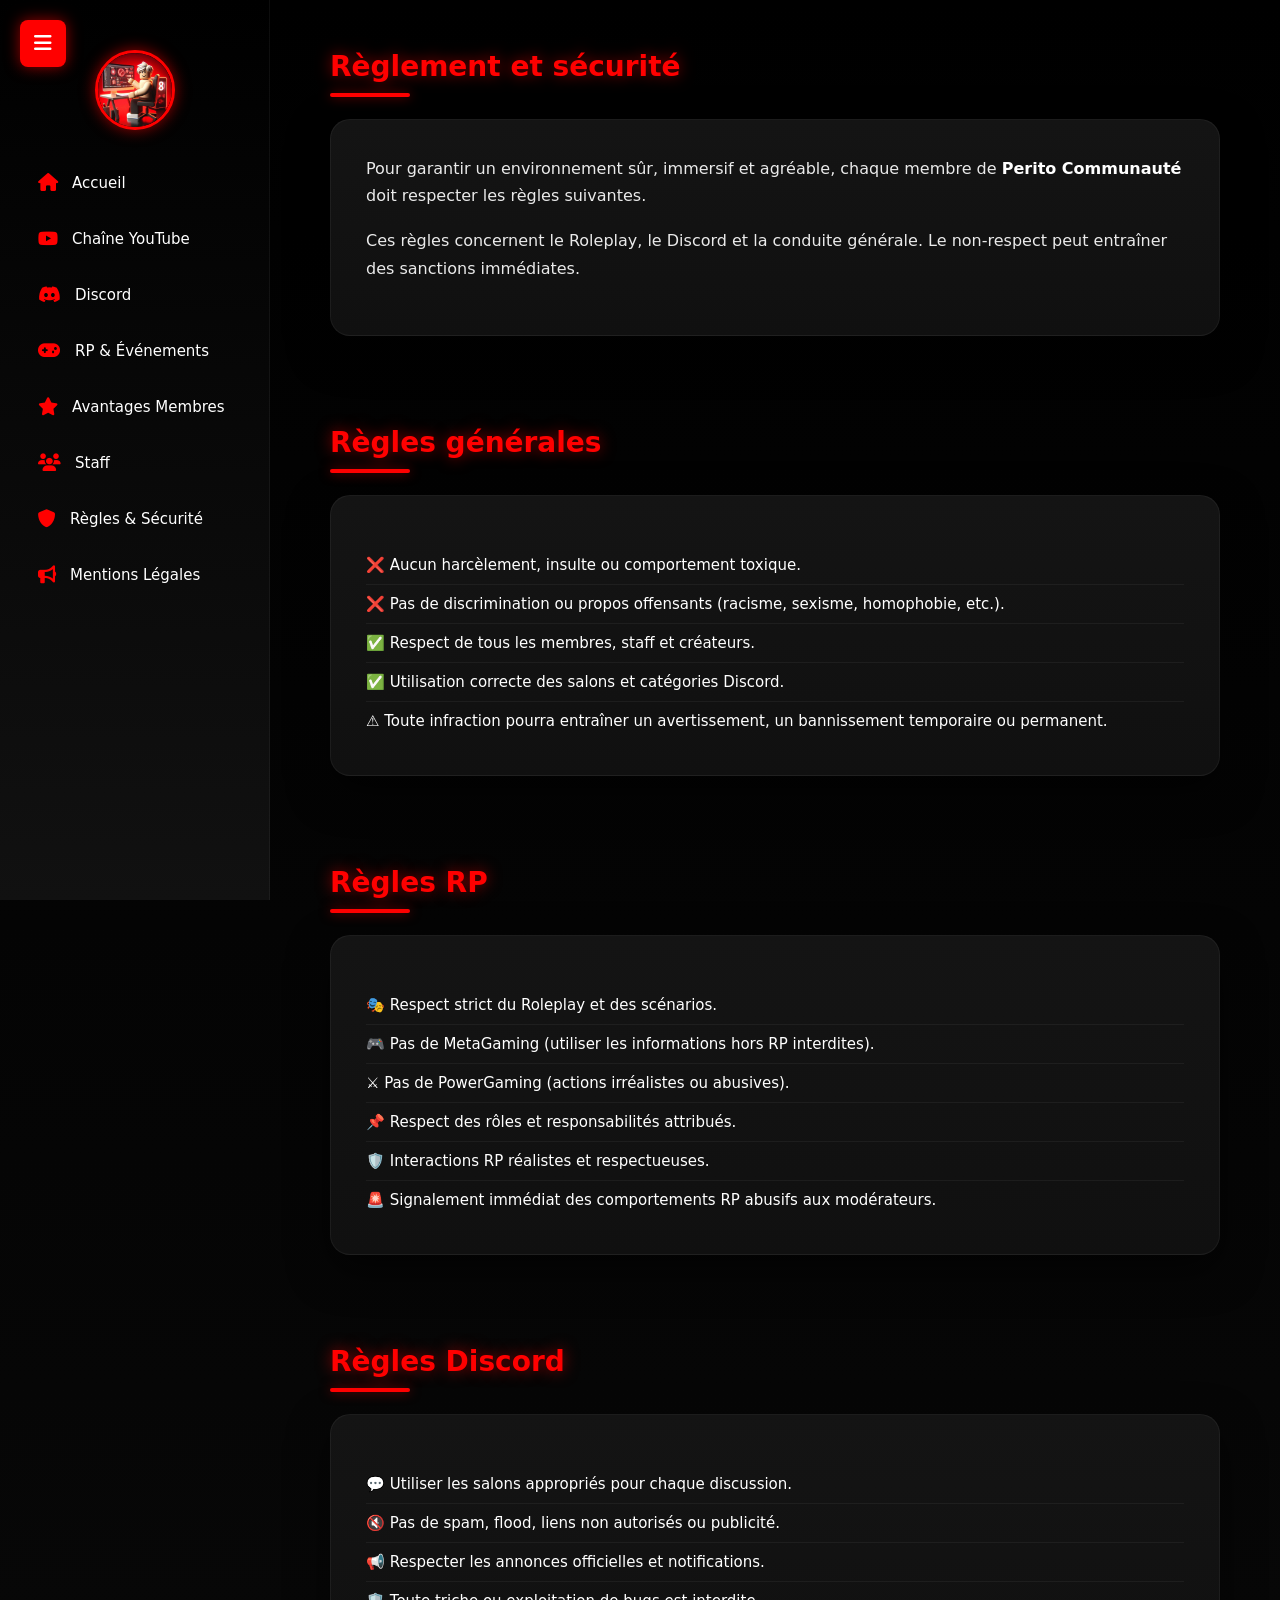
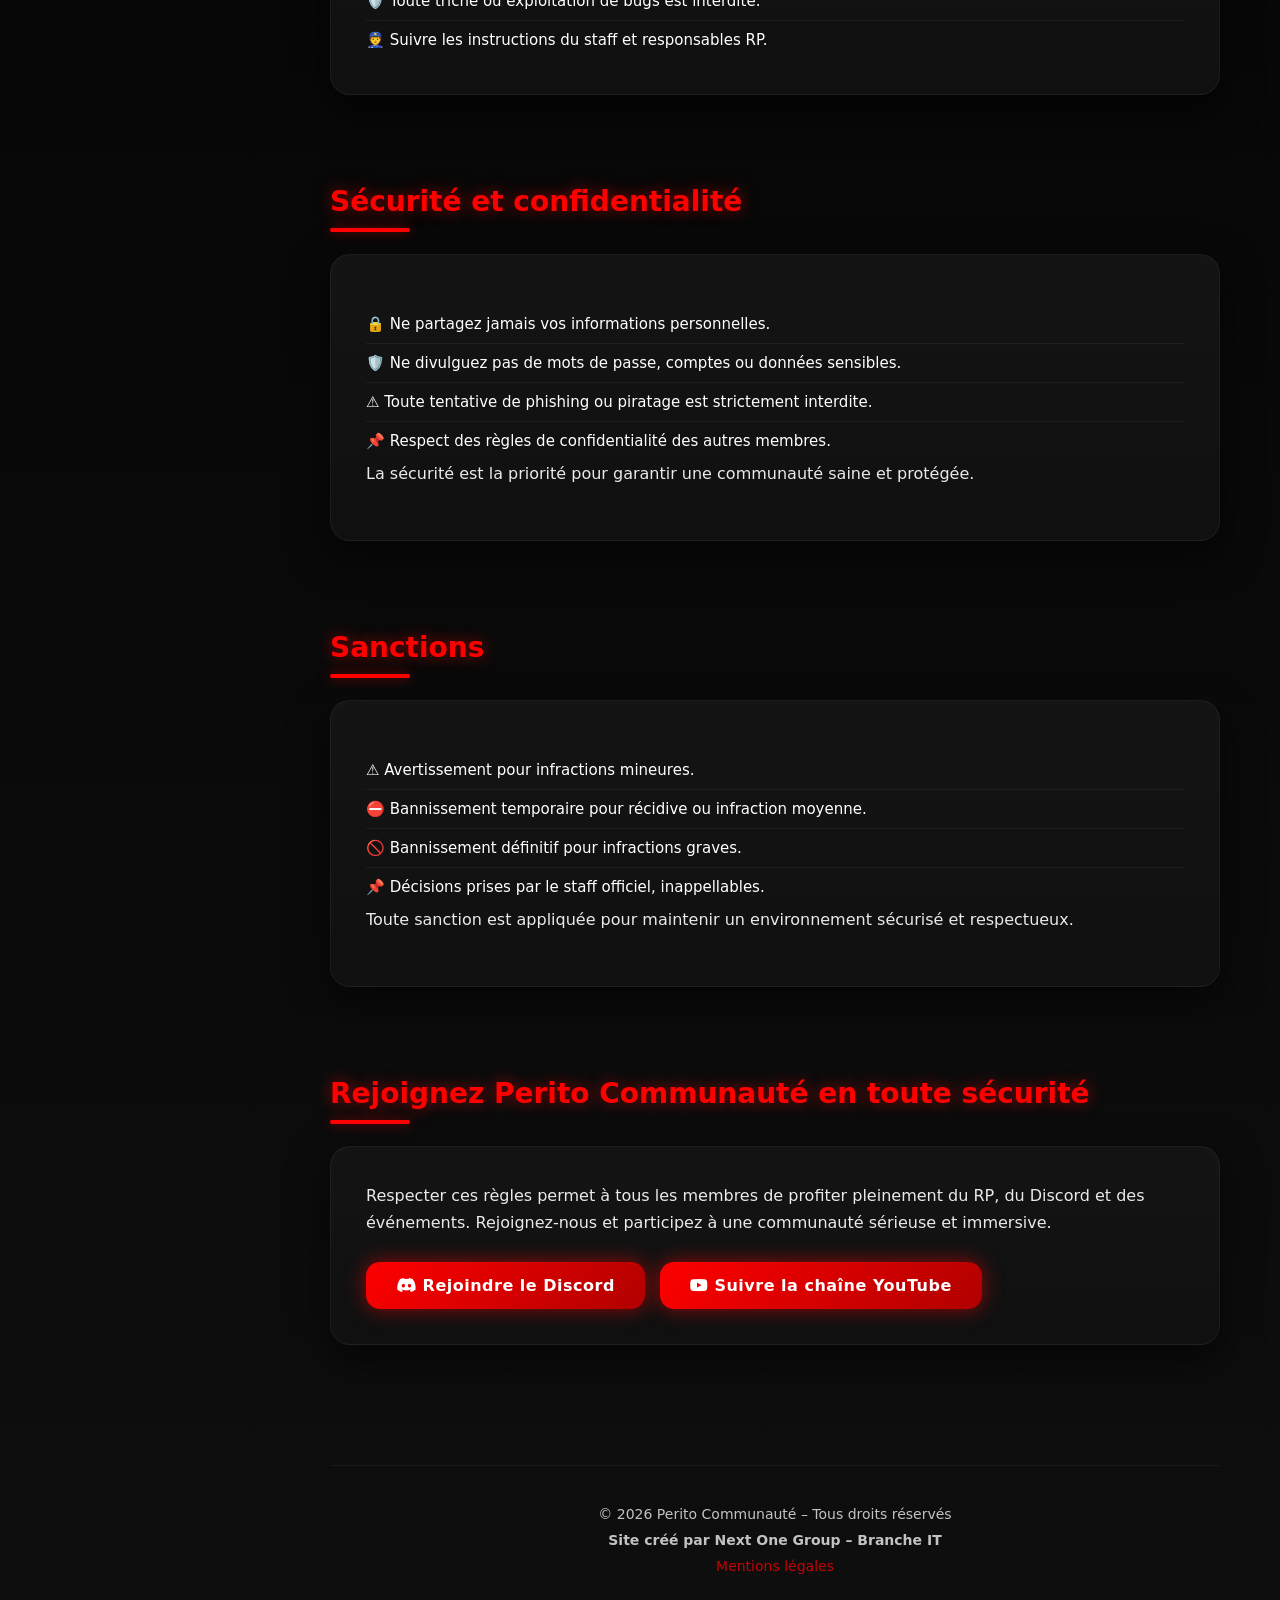
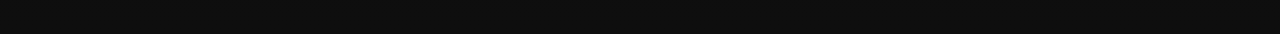
<file: regles.html>
<!DOCTYPE html>
<html lang="fr">
<head>
  <meta charset="UTF-8">
  <title>Règles & Sécurité – Perito Communauté</title>
  <meta name="description" content="Règlement officiel de Perito Communauté : RP, Discord, conduite générale et sécurité des membres.">
  <meta name="viewport" content="width=device-width, initial-scale=1.0">

    <!-- FAVICON -->
  <link rel="apple-touch-icon" sizes="180x180" href="assets/apple-touch-icon.png">
  <link rel="icon" type="image/png" sizes="32x32" href="assets/favicon-32x32.png">
  <link rel="icon" type="image/png" sizes="16x16" href="/assets/favicon-16x16.png">
  <link rel="manifest" href="/site.webmanifest">
  
  
  
  
  <!-- STYLE -->
  <link rel="stylesheet" href="assets/style.css">

  <!-- ICONES -->
  <link rel="stylesheet" href="https://cdnjs.cloudflare.com/ajax/libs/font-awesome/6.5.0/css/all.min.css">

  <!-- SCRIPT -->
  <script src="assets/script.js" defer></script>
</head>

<body>
  <button class="menu-toggle" aria-label="Menu">
  <i class="fa-solid fa-bars"></i>
</button>

<!-- ===================== SIDEBAR ===================== -->
<nav class="sidebar">
  <div class="sidebar-logo">
  <img src="assets/logo-perito.jpg" alt="Logo Perito Communauté">
</div>
  <a href="index.html"><i class="fa-solid fa-house"></i> Accueil</a>
  <a href="youtube.html"><i class="fa-brands fa-youtube"></i> Chaîne YouTube</a>
  <a href="discord.html"><i class="fa-brands fa-discord"></i> Discord</a>
  <a href="rp.html"><i class="fa-solid fa-gamepad"></i> RP & Événements</a>
  <a href="avantages.html"><i class="fa-solid fa-star"></i> Avantages Membres</a>
  <a href="staff.html"><i class="fa-solid fa-users"></i> Staff</a>
  <a href="regles.html"><i class="fa-solid fa-shield"></i> Règles & Sécurité</a>
  <a href=" mentions-legales.html"><i class="fa-solid fa-bullhorn"></i> Mentions Légales</a>
</nav>

<!-- ===================== MAIN ===================== -->
<main class="main">

<!-- INTRODUCTION -->
<section>
  <h2>Règlement et sécurité</h2>
  <div class="card">
    <p>
      Pour garantir un environnement sûr, immersif et agréable,
      chaque membre de <strong>Perito Communauté</strong> doit respecter les règles suivantes.
    </p>
    <p>
      Ces règles concernent le Roleplay, le Discord et la conduite générale.
      Le non-respect peut entraîner des sanctions immédiates.
    </p>
  </div>
</section>

<!-- RÈGLES GÉNÉRALES -->
<section>
  <h2>Règles générales</h2>
  <div class="card">
    <ul>
      <li>❌ Aucun harcèlement, insulte ou comportement toxique.</li>
      <li>❌ Pas de discrimination ou propos offensants (racisme, sexisme, homophobie, etc.).</li>
      <li>✅ Respect de tous les membres, staff et créateurs.</li>
      <li>✅ Utilisation correcte des salons et catégories Discord.</li>
      <li>⚠️ Toute infraction pourra entraîner un avertissement, un bannissement temporaire ou permanent.</li>
    </ul>
  </div>
</section>

<!-- RÈGLES RP -->
<section>
  <h2>Règles RP</h2>
  <div class="card">
    <ul>
      <li>🎭 Respect strict du Roleplay et des scénarios.</li>
      <li>🎮 Pas de MetaGaming (utiliser les informations hors RP interdites).</li>
      <li>⚔️ Pas de PowerGaming (actions irréalistes ou abusives).</li>
      <li>📌 Respect des rôles et responsabilités attribués.</li>
      <li>🛡️ Interactions RP réalistes et respectueuses.</li>
      <li>🚨 Signalement immédiat des comportements RP abusifs aux modérateurs.</li>
    </ul>
  </div>
</section>

<!-- RÈGLES DISCORD -->
<section>
  <h2>Règles Discord</h2>
  <div class="card">
    <ul>
      <li>💬 Utiliser les salons appropriés pour chaque discussion.</li>
      <li>🔇 Pas de spam, flood, liens non autorisés ou publicité.</li>
      <li>📢 Respecter les annonces officielles et notifications.</li>
      <li>🛡️ Toute triche ou exploitation de bugs est interdite.</li>
      <li>👮 Suivre les instructions du staff et responsables RP.</li>
    </ul>
  </div>
</section>

<!-- SÉCURITÉ ET CONFIDENTIALITÉ -->
<section>
  <h2>Sécurité et confidentialité</h2>
  <div class="card">
    <ul>
      <li>🔒 Ne partagez jamais vos informations personnelles.</li>
      <li>🛡️ Ne divulguez pas de mots de passe, comptes ou données sensibles.</li>
      <li>⚠️ Toute tentative de phishing ou piratage est strictement interdite.</li>
      <li>📌 Respect des règles de confidentialité des autres membres.</li>
    </ul>
    <p>
      La sécurité est la priorité pour garantir une communauté saine et protégée.
    </p>
  </div>
</section>

<!-- SANCTIONS -->
<section>
  <h2>Sanctions</h2>
  <div class="card">
    <ul>
      <li>⚠️ Avertissement pour infractions mineures.</li>
      <li>⛔ Bannissement temporaire pour récidive ou infraction moyenne.</li>
      <li>🚫 Bannissement définitif pour infractions graves.</li>
      <li>📌 Décisions prises par le staff officiel, inappellables.</li>
    </ul>
    <p>
      Toute sanction est appliquée pour maintenir un environnement sécurisé et respectueux.
    </p>
  </div>
</section>

<!-- CALL TO ACTION -->
<section>
  <h2>Rejoignez Perito Communauté en toute sécurité</h2>
  <div class="card">
    <p>
      Respecter ces règles permet à tous les membres de profiter pleinement
      du RP, du Discord et des événements. Rejoignez-nous et participez
      à une communauté sérieuse et immersive.
    </p>
    <div class="cta">
      <a href="discord.html"><i class="fa-brands fa-discord"></i> Rejoindre le Discord</a>
      <a href="youtube.html"><i class="fa-brands fa-youtube"></i> Suivre la chaîne YouTube</a>
    </div>
  </div>
</section>

<!-- FOOTER -->
<footer>
  <p>© 2026 Perito Communauté – Tous droits réservés</p>
  <p><strong>Site créé par Next One Group – Branche IT</strong></p>
  <p><a href="mentions-legales.html">Mentions légales</a></p>
</footer>

</main>
</body>
</html>
</file>
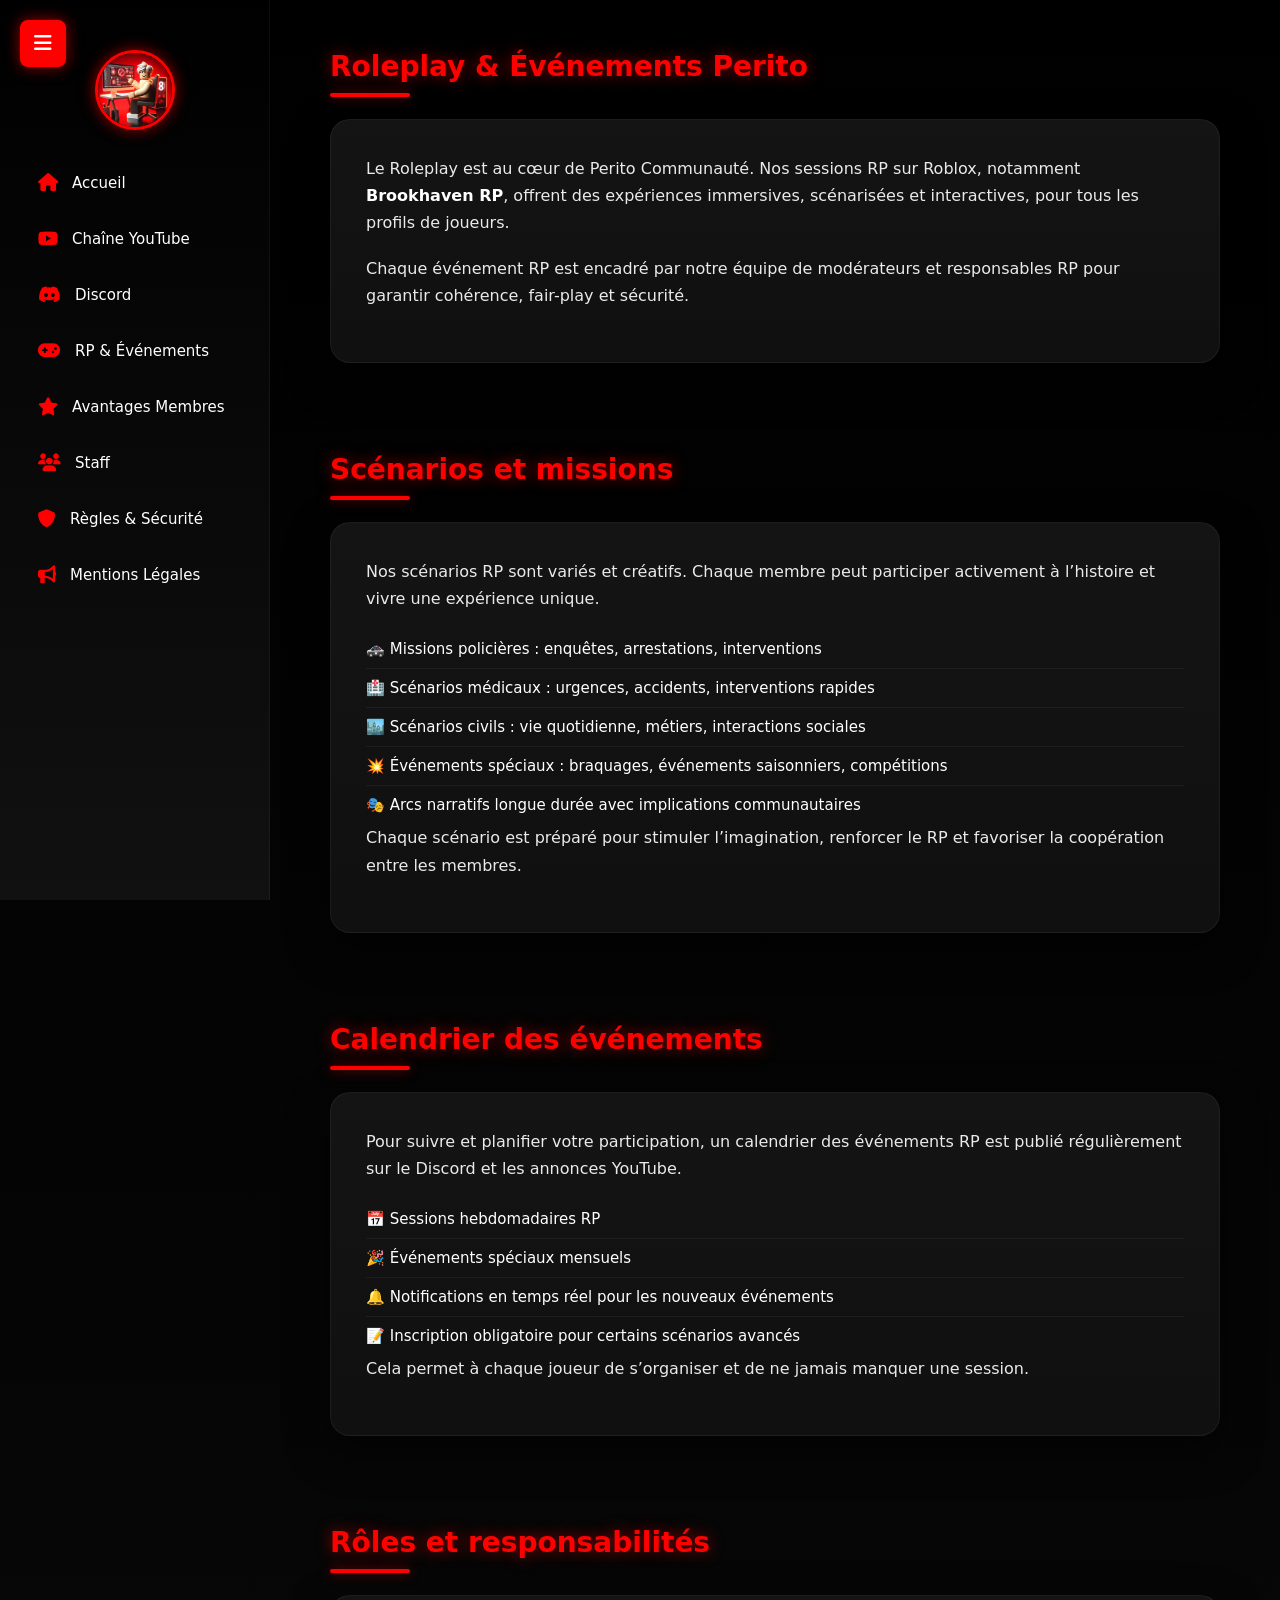
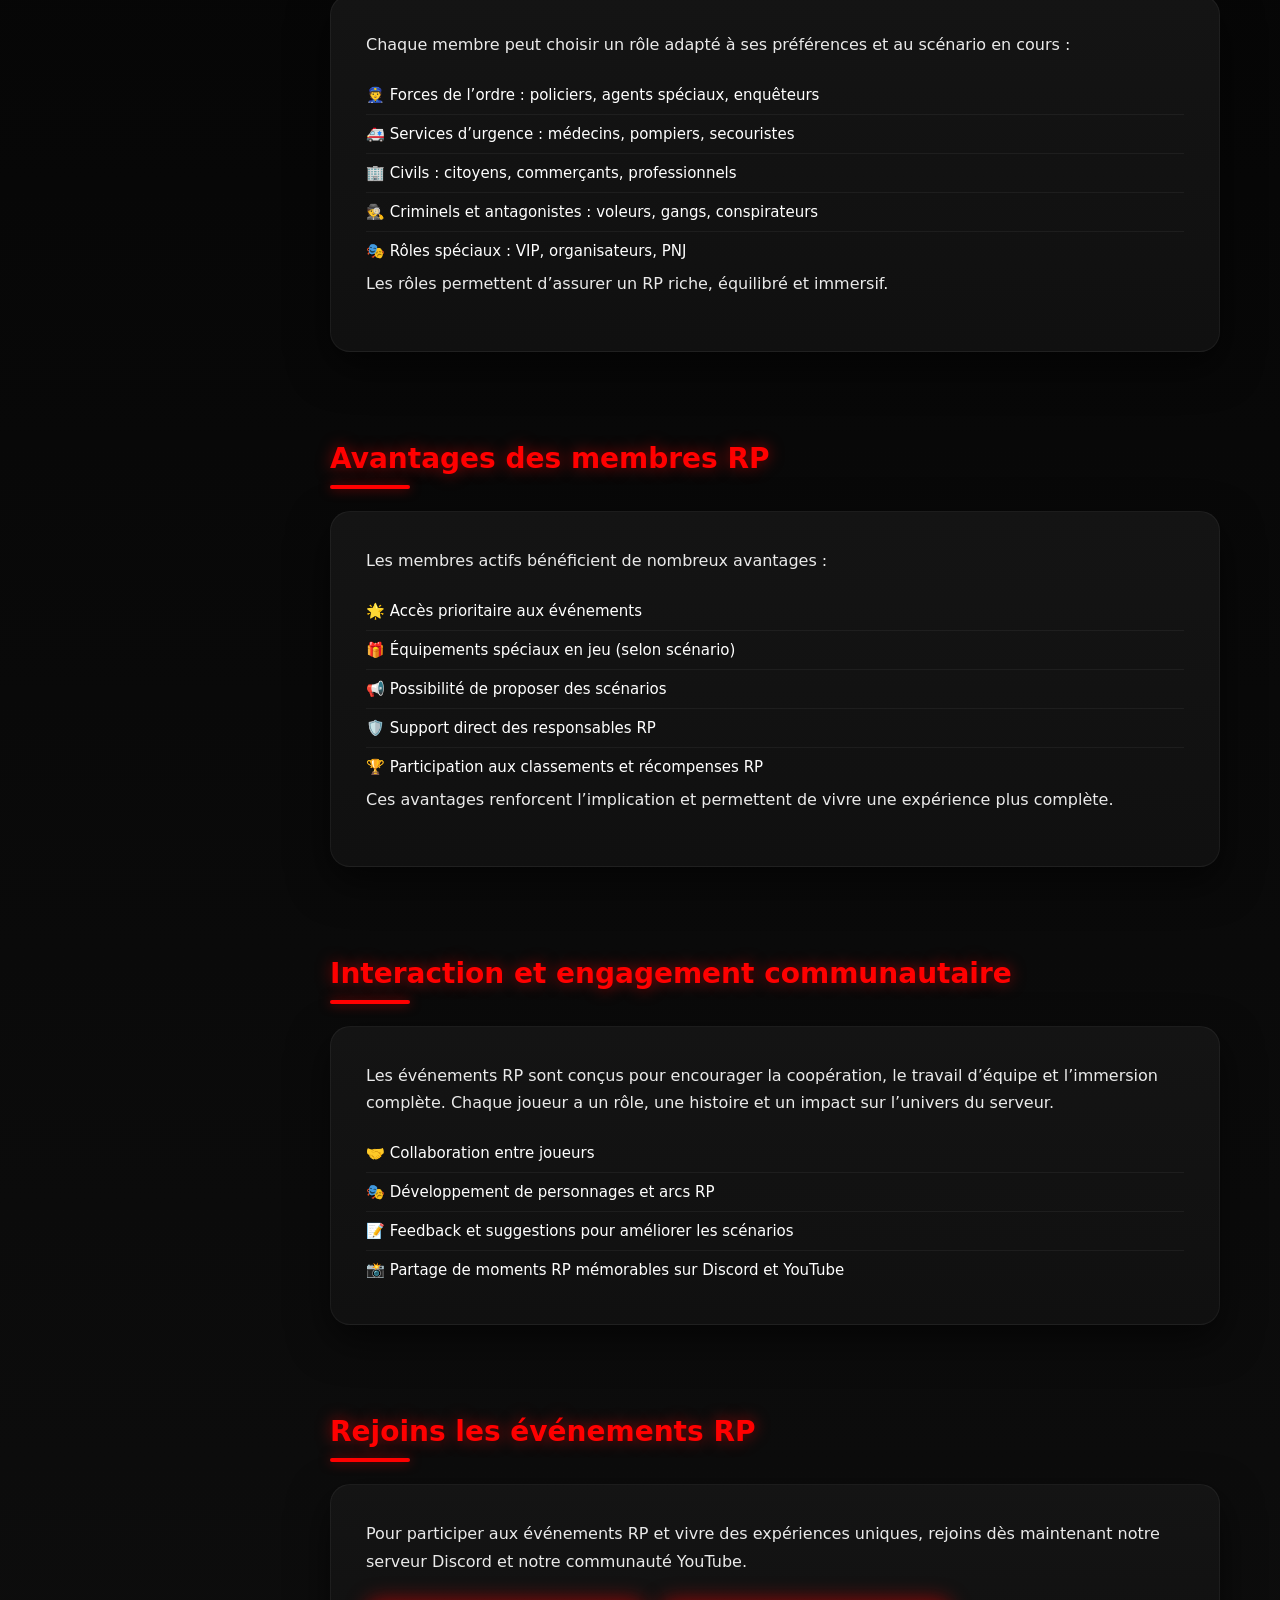
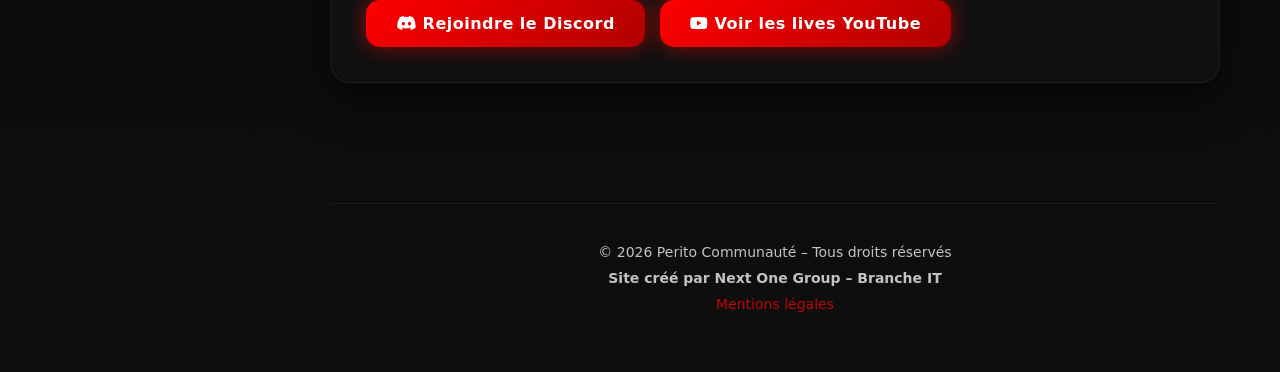
<file: rp.html>
<!DOCTYPE html>
<html lang="fr">
<head>
  <meta charset="UTF-8">
  <title>RP & Événements – Perito Communauté</title>
  <meta name="description" content="Perito Communauté – Roleplay Roblox Brookhaven RP, événements RP, missions et activités gaming.">
  <meta name="viewport" content="width=device-width, initial-scale=1.0">

    <!-- FAVICON -->
  <link rel="apple-touch-icon" sizes="180x180" href="assets/apple-touch-icon.png">
  <link rel="icon" type="image/png" sizes="32x32" href="assets/favicon-32x32.png">
  <link rel="icon" type="image/png" sizes="16x16" href="/assets/favicon-16x16.png">
  <link rel="manifest" href="/site.webmanifest">
  
  
  
  
  <!-- STYLE -->
  <link rel="stylesheet" href="assets/style.css">

  <!-- ICONES -->
  <link rel="stylesheet" href="https://cdnjs.cloudflare.com/ajax/libs/font-awesome/6.5.0/css/all.min.css">

  <!-- SCRIPT -->
  <script src="assets/script.js" defer></script>
</head>

<body>

  <button class="menu-toggle" aria-label="Menu">
  <i class="fa-solid fa-bars"></i>
</button>


<!-- ===================== SIDEBAR ===================== -->
<nav class="sidebar">
  <div class="sidebar-logo">
  <img src="assets/logo-perito.jpg" alt="Logo Perito Communauté">
</div>
  <a href="index.html"><i class="fa-solid fa-house"></i> Accueil</a>
  <a href="youtube.html"><i class="fa-brands fa-youtube"></i> Chaîne YouTube</a>
  <a href="discord.html"><i class="fa-brands fa-discord"></i> Discord</a>
  <a href="rp.html"><i class="fa-solid fa-gamepad"></i> RP & Événements</a>
  <a href="avantages.html"><i class="fa-solid fa-star"></i> Avantages Membres</a>
  <a href="staff.html"><i class="fa-solid fa-users"></i> Staff</a>
  <a href="regles.html"><i class="fa-solid fa-shield"></i> Règles & Sécurité</a>
  <a href=" mentions-legales.html"><i class="fa-solid fa-bullhorn"></i> Mentions Légales</a>
</nav>

<!-- ===================== MAIN ===================== -->
<main class="main">

<!-- INTRODUCTION -->
<section>
  <h2>Roleplay & Événements Perito</h2>
  <div class="card">
    <p>
      Le Roleplay est au cœur de Perito Communauté. Nos sessions RP sur Roblox,
      notamment <strong>Brookhaven RP</strong>, offrent des expériences immersives,
      scénarisées et interactives, pour tous les profils de joueurs.
    </p>
    <p>
      Chaque événement RP est encadré par notre équipe de modérateurs et responsables RP
      pour garantir cohérence, fair-play et sécurité.
    </p>
  </div>
</section>

<!-- SCÉNARIOS RP -->
<section>
  <h2>Scénarios et missions</h2>
  <div class="card">
    <p>
      Nos scénarios RP sont variés et créatifs. Chaque membre peut participer
      activement à l’histoire et vivre une expérience unique.
    </p>

    <ul>
      <li>🚓 Missions policières : enquêtes, arrestations, interventions</li>
      <li>🏥 Scénarios médicaux : urgences, accidents, interventions rapides</li>
      <li>🏙️ Scénarios civils : vie quotidienne, métiers, interactions sociales</li>
      <li>💥 Événements spéciaux : braquages, événements saisonniers, compétitions</li>
      <li>🎭 Arcs narratifs longue durée avec implications communautaires</li>
    </ul>

    <p>
      Chaque scénario est préparé pour stimuler l’imagination, renforcer le RP
      et favoriser la coopération entre les membres.
    </p>
  </div>
</section>

<!-- CALENDRIER -->
<section>
  <h2>Calendrier des événements</h2>
  <div class="card">
    <p>
      Pour suivre et planifier votre participation, un calendrier des événements RP
      est publié régulièrement sur le Discord et les annonces YouTube.
    </p>
    <ul>
      <li>📅 Sessions hebdomadaires RP</li>
      <li>🎉 Événements spéciaux mensuels</li>
      <li>🔔 Notifications en temps réel pour les nouveaux événements</li>
      <li>📝 Inscription obligatoire pour certains scénarios avancés</li>
    </ul>
    <p>
      Cela permet à chaque joueur de s’organiser et de ne jamais manquer une session.
    </p>
  </div>
</section>

<!-- RÔLES DES MEMBRES -->
<section>
  <h2>Rôles et responsabilités</h2>
  <div class="card">
    <p>
      Chaque membre peut choisir un rôle adapté à ses préférences et au scénario en cours :
    </p>
    <ul>
      <li>👮 Forces de l’ordre : policiers, agents spéciaux, enquêteurs</li>
      <li>🚑 Services d’urgence : médecins, pompiers, secouristes</li>
      <li>🏢 Civils : citoyens, commerçants, professionnels</li>
      <li>🕵️ Criminels et antagonistes : voleurs, gangs, conspirateurs</li>
      <li>🎭 Rôles spéciaux : VIP, organisateurs, PNJ</li>
    </ul>
    <p>
      Les rôles permettent d’assurer un RP riche, équilibré et immersif.
    </p>
  </div>
</section>

<!-- AVANTAGES DES MEMBRES -->
<section>
  <h2>Avantages des membres RP</h2>
  <div class="card">
    <p>
      Les membres actifs bénéficient de nombreux avantages :
    </p>
    <ul>
      <li>🌟 Accès prioritaire aux événements</li>
      <li>🎁 Équipements spéciaux en jeu (selon scénario)</li>
      <li>📢 Possibilité de proposer des scénarios</li>
      <li>🛡️ Support direct des responsables RP</li>
      <li>🏆 Participation aux classements et récompenses RP</li>
    </ul>
    <p>
      Ces avantages renforcent l’implication et permettent de vivre une expérience plus complète.
    </p>
  </div>
</section>

<!-- PARTICIPATION COMMUNAUTAIRE -->
<section>
  <h2>Interaction et engagement communautaire</h2>
  <div class="card">
    <p>
      Les événements RP sont conçus pour encourager la coopération, le travail d’équipe
      et l’immersion complète. Chaque joueur a un rôle, une histoire et un impact
      sur l’univers du serveur.
    </p>
    <ul>
      <li>🤝 Collaboration entre joueurs</li>
      <li>🎭 Développement de personnages et arcs RP</li>
      <li>📝 Feedback et suggestions pour améliorer les scénarios</li>
      <li>📸 Partage de moments RP mémorables sur Discord et YouTube</li>
    </ul>
  </div>
</section>

<!-- CALL TO ACTION -->
<section>
  <h2>Rejoins les événements RP</h2>
  <div class="card">
    <p>
      Pour participer aux événements RP et vivre des expériences uniques,
      rejoins dès maintenant notre serveur Discord et notre communauté YouTube.
    </p>
    <div class="cta">
      <a href="discord.html"><i class="fa-brands fa-discord"></i> Rejoindre le Discord</a>
      <a href="youtube.html"><i class="fa-brands fa-youtube"></i> Voir les lives YouTube</a>
    </div>
  </div>
</section>

<!-- FOOTER -->
<footer>
  <p>© 2026 Perito Communauté – Tous droits réservés</p>
  <p><strong>Site créé par Next One Group – Branche IT</strong></p>
  <p><a href="mentions-legales.html">Mentions légales</a></p>
</footer>

</main>
</body>
</html>
</file>
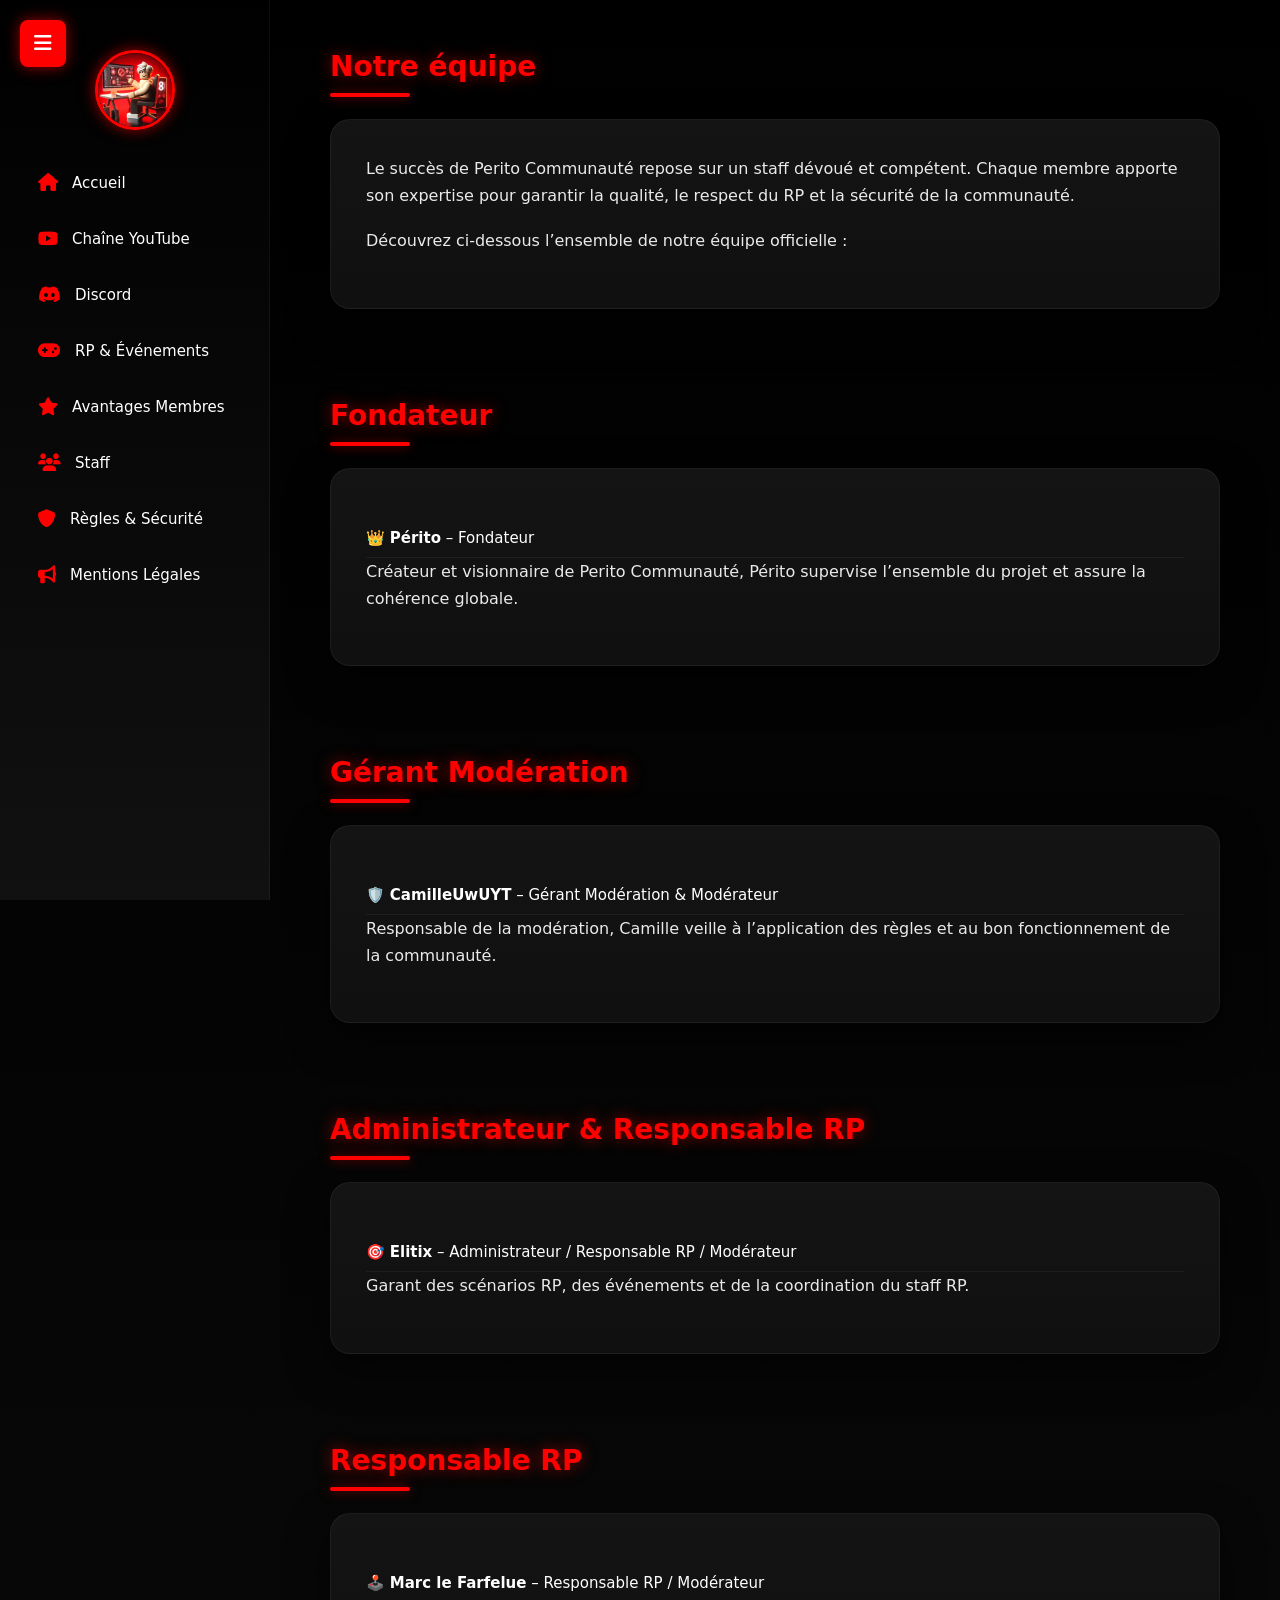
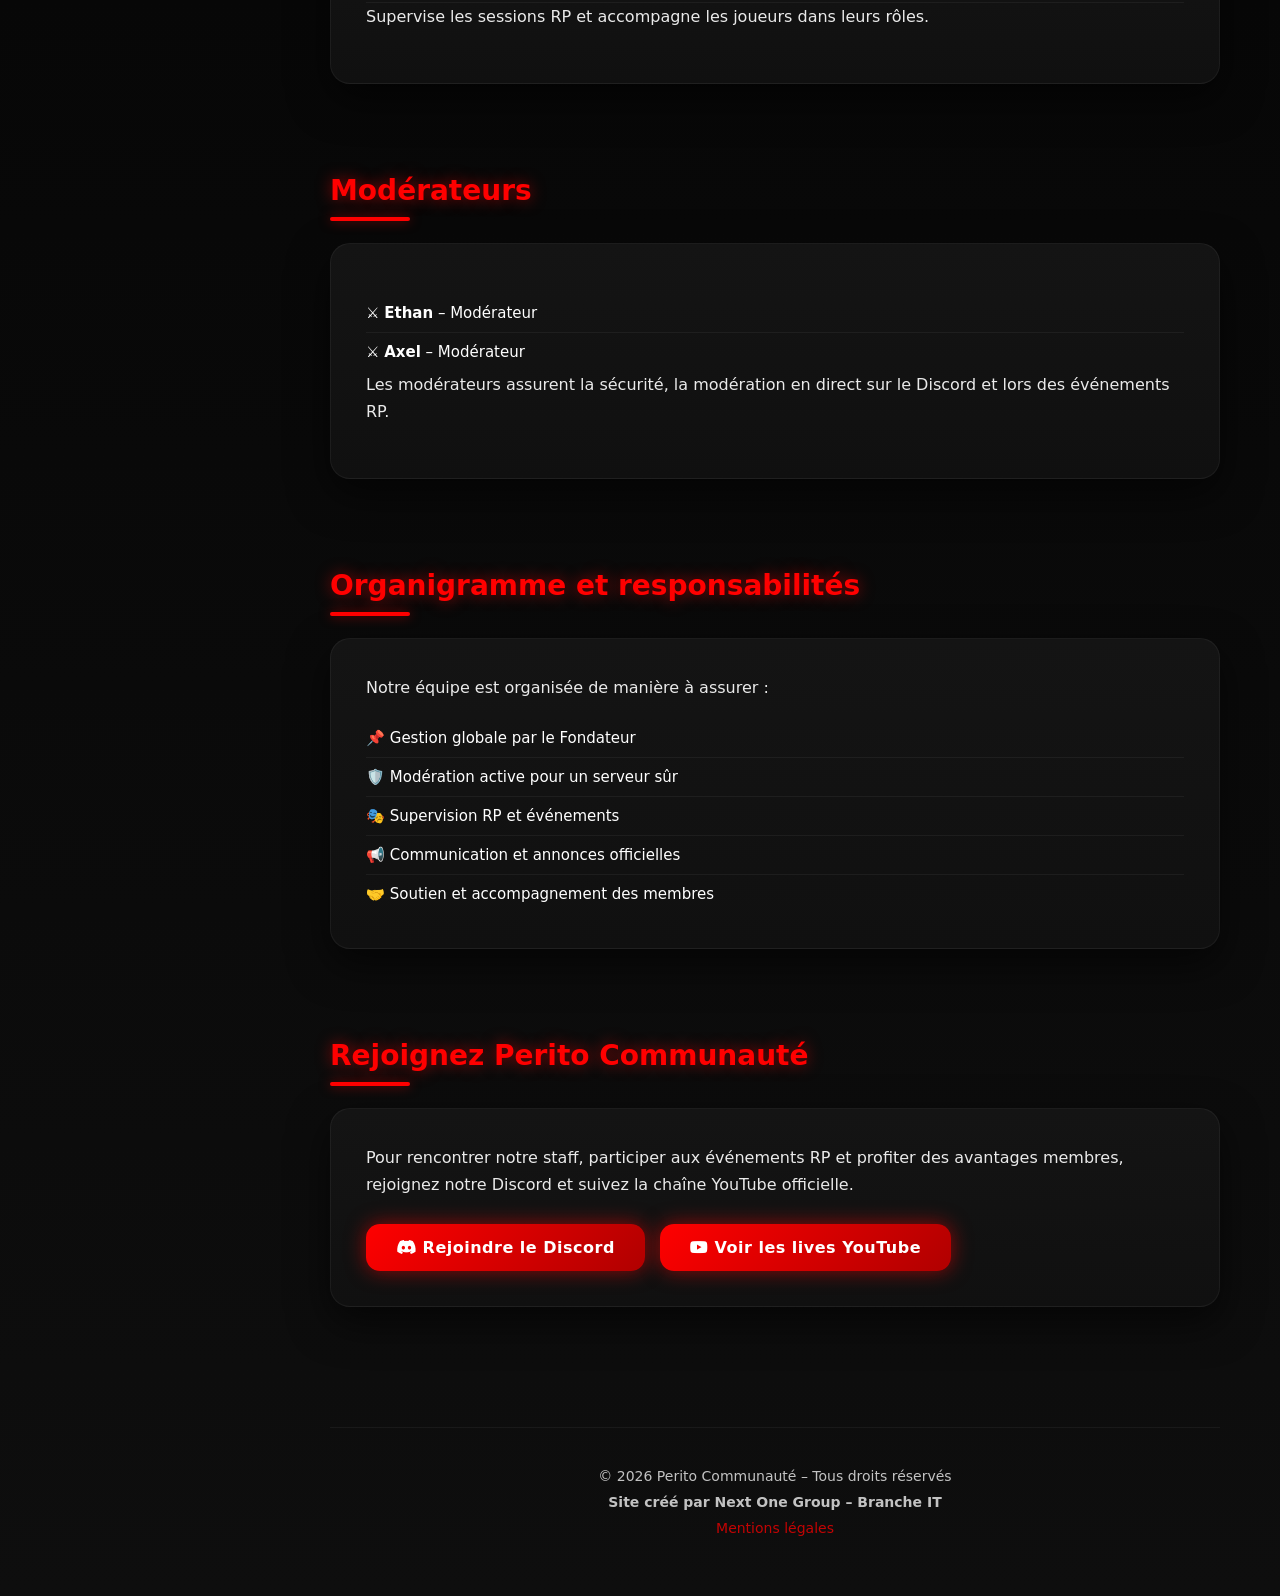
<file: staff.html>
<!DOCTYPE html>
<html lang="fr">
<head>
  <meta charset="UTF-8">
  <title>Staff – Perito Communauté</title>
  <meta name="description" content="Découvrez le staff officiel de Perito Communauté : fondateur, modérateurs, responsables RP et administrateurs.">
  <meta name="viewport" content="width=device-width, initial-scale=1.0">

   <!-- FAVICON -->
  <link rel="apple-touch-icon" sizes="180x180" href="assets/apple-touch-icon.png">
  <link rel="icon" type="image/png" sizes="32x32" href="assets/favicon-32x32.png">
  <link rel="icon" type="image/png" sizes="16x16" href="/assets/favicon-16x16.png">
  <link rel="manifest" href="/site.webmanifest"> 
  
  
  
  
  <!-- STYLE -->
  <link rel="stylesheet" href="assets/style.css">

  <!-- ICONES -->
  <link rel="stylesheet" href="https://cdnjs.cloudflare.com/ajax/libs/font-awesome/6.5.0/css/all.min.css">

  <!-- SCRIPT -->
  <script src="assets/script.js" defer></script>
</head>

<body>
  <button class="menu-toggle" aria-label="Menu">
  <i class="fa-solid fa-bars"></i>
</button>


<!-- ===================== SIDEBAR ===================== -->
<nav class="sidebar">
  <div class="sidebar-logo">
  <img src="assets/logo-perito.jpg" alt="Logo Perito Communauté">
</div>

  <a href="index.html"><i class="fa-solid fa-house"></i> Accueil</a>
  <a href="youtube.html"><i class="fa-brands fa-youtube"></i> Chaîne YouTube</a>
  <a href="discord.html"><i class="fa-brands fa-discord"></i> Discord</a>
  <a href="rp.html"><i class="fa-solid fa-gamepad"></i> RP & Événements</a>
  <a href="avantages.html"><i class="fa-solid fa-star"></i> Avantages Membres</a>
  <a href="staff.html"><i class="fa-solid fa-users"></i> Staff</a>
  <a href="regles.html"><i class="fa-solid fa-shield"></i> Règles & Sécurité</a>
  <a href=" mentions-legales.html"><i class="fa-solid fa-bullhorn"></i> Mentions Légales</a>
</nav>

<!-- ===================== MAIN ===================== -->
<main class="main">

<!-- INTRODUCTION -->
<section>
  <h2>Notre équipe</h2>
  <div class="card">
    <p>
      Le succès de Perito Communauté repose sur un staff dévoué et compétent.
      Chaque membre apporte son expertise pour garantir la qualité,
      le respect du RP et la sécurité de la communauté.
    </p>
    <p>
      Découvrez ci-dessous l’ensemble de notre équipe officielle :
    </p>
  </div>
</section>

<!-- FONDATEUR -->
<section>
  <h2>Fondateur</h2>
  <div class="card">
    <ul>
      <li>👑 <strong>Périto</strong> – Fondateur</li>
      <p>
        Créateur et visionnaire de Perito Communauté, Périto supervise
        l’ensemble du projet et assure la cohérence globale.
      </p>
    </ul>
  </div>
</section>

<!-- GERANT MODÉRATION -->
<section>
  <h2>Gérant Modération</h2>
  <div class="card">
    <ul>
      <li>🛡️ <strong>CamilleUwUYT</strong> – Gérant Modération & Modérateur</li>
      <p>
        Responsable de la modération, Camille veille à l’application
        des règles et au bon fonctionnement de la communauté.
      </p>
    </ul>
  </div>
</section>

<!-- ADMINISTRATEUR / RP -->
<section>
  <h2>Administrateur & Responsable RP</h2>
  <div class="card">
    <ul>
      <li>🎯 <strong>Elitix</strong> – Administrateur / Responsable RP / Modérateur</li>
      <p>
        Garant des scénarios RP, des événements et de la coordination du staff RP.
      </p>
    </ul>
  </div>
</section>

<!-- RESPONSABLE RP -->
<section>
  <h2>Responsable RP</h2>
  <div class="card">
    <ul>
      <li>🕹️ <strong>Marc le Farfelue</strong> – Responsable RP / Modérateur</li>
      <p>
        Supervise les sessions RP et accompagne les joueurs dans leurs rôles.
      </p>
    </ul>
  </div>
</section>

<!-- MODÉRATEURS -->
<section>
  <h2>Modérateurs</h2>
  <div class="card">
    <ul>
      <li>⚔️ <strong>Ethan</strong> – Modérateur</li>
      <li>⚔️ <strong>Axel</strong> – Modérateur</li>
    </ul>
    <p>
      Les modérateurs assurent la sécurité, la modération en direct
      sur le Discord et lors des événements RP.
    </p>
  </div>
</section>

<!-- ORGANIGRAMME STAFF -->
<section>
  <h2>Organigramme et responsabilités</h2>
  <div class="card">
    <p>
      Notre équipe est organisée de manière à assurer :
    </p>
    <ul>
      <li>📌 Gestion globale par le Fondateur</li>
      <li>🛡️ Modération active pour un serveur sûr</li>
      <li>🎭 Supervision RP et événements</li>
      <li>📢 Communication et annonces officielles</li>
      <li>🤝 Soutien et accompagnement des membres</li>
    </ul>
  </div>
</section>

<!-- CALL TO ACTION -->
<section>
  <h2>Rejoignez Perito Communauté</h2>
  <div class="card">
    <p>
      Pour rencontrer notre staff, participer aux événements RP
      et profiter des avantages membres, rejoignez notre Discord et
      suivez la chaîne YouTube officielle.
    </p>
    <div class="cta">
      <a href="discord.html"><i class="fa-brands fa-discord"></i> Rejoindre le Discord</a>
      <a href="youtube.html"><i class="fa-brands fa-youtube"></i> Voir les lives YouTube</a>
    </div>
  </div>
</section>

<!-- FOOTER -->
<footer>
  <p>© 2026 Perito Communauté – Tous droits réservés</p>
  <p><strong>Site créé par Next One Group – Branche IT</strong></p>
  <p><a href="mentions-legales.html">Mentions légales</a></p>
</footer>

</main>
</body>
</html>
</file>
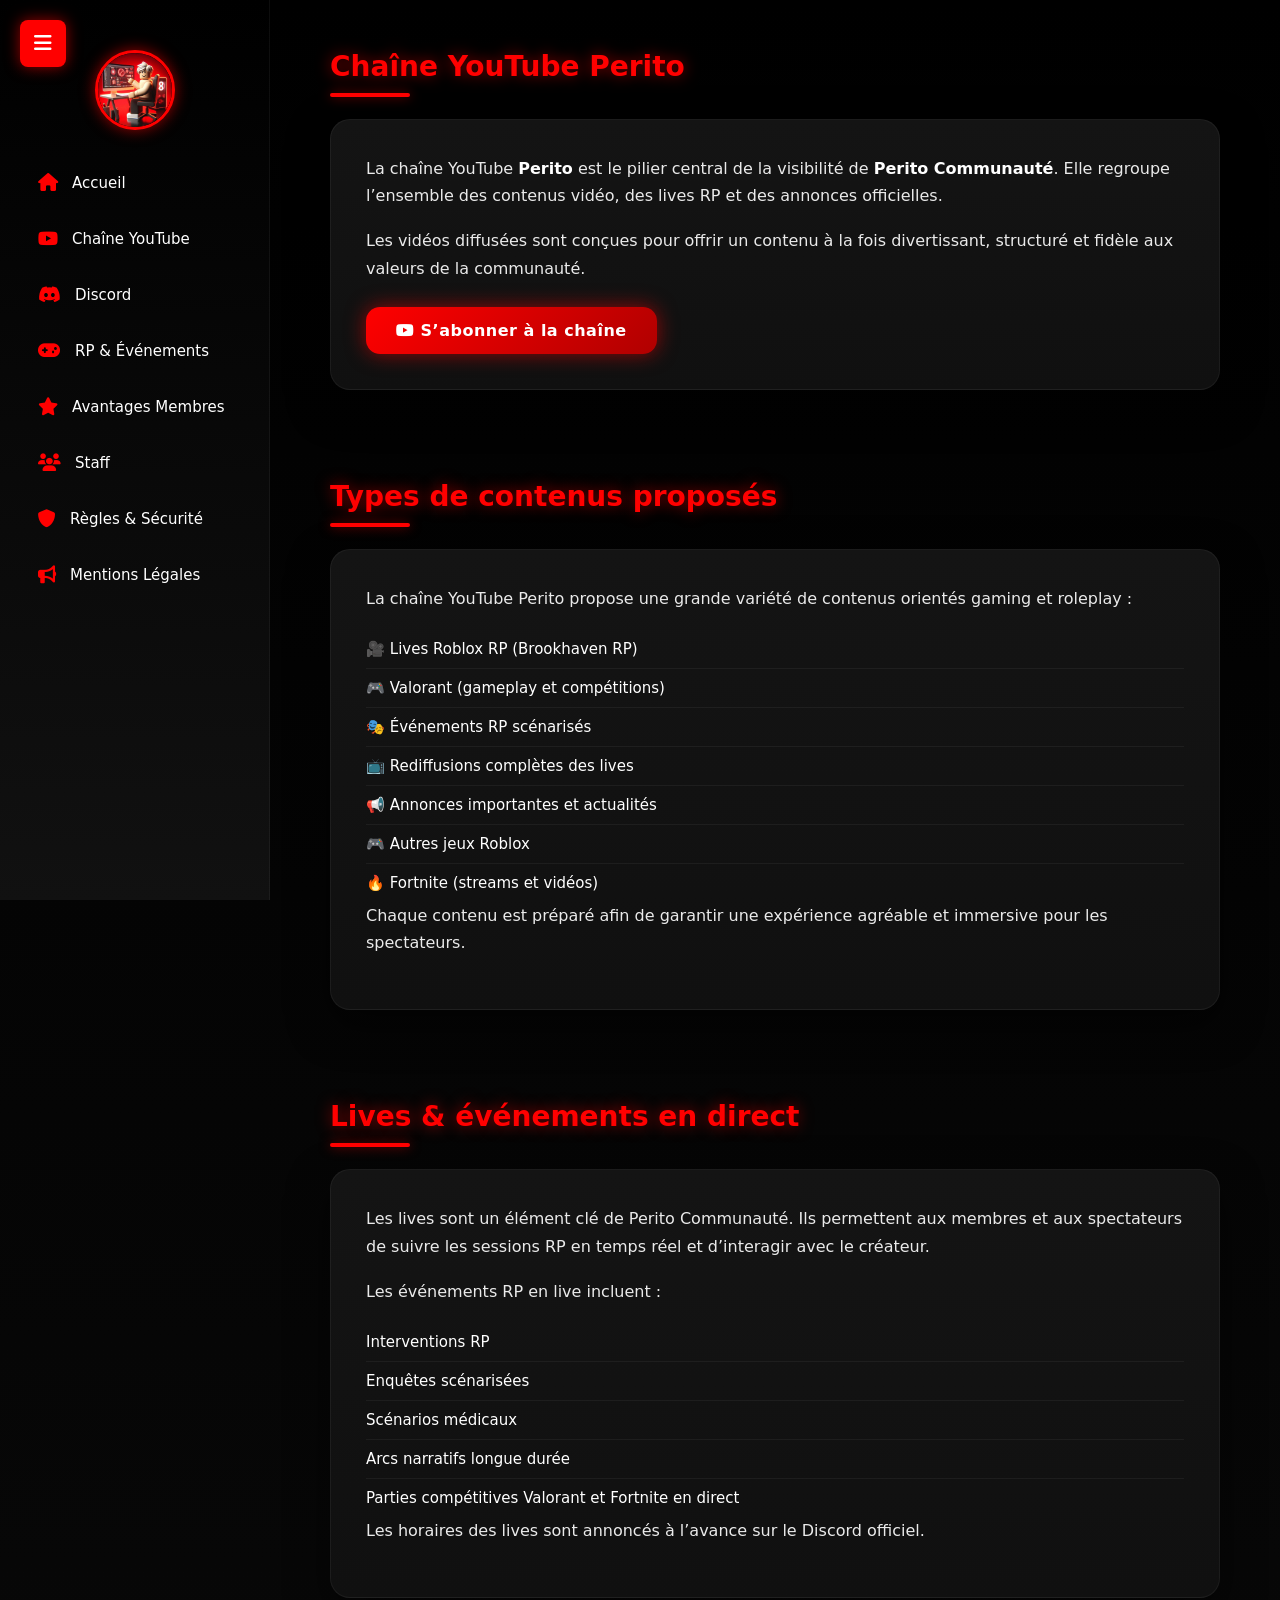
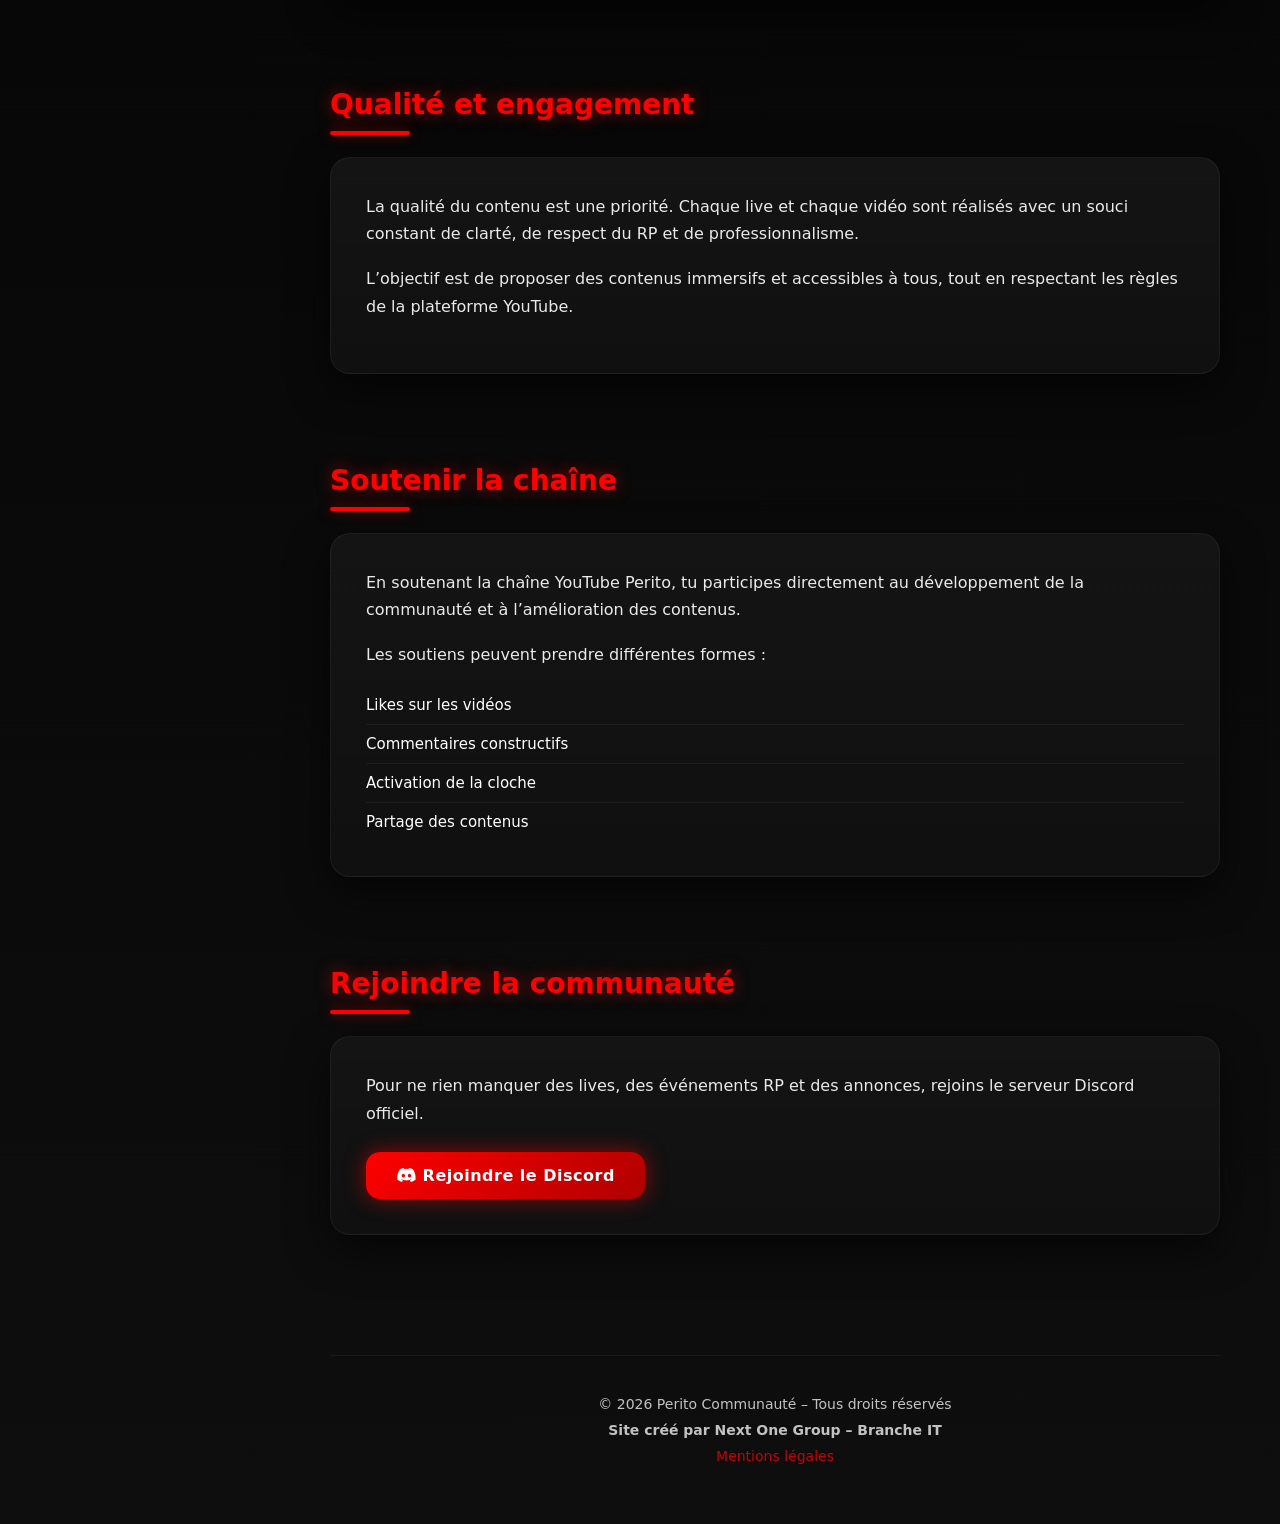
<file: youtube.html>
<!DOCTYPE html>
<html lang="fr">
<head>
  <meta charset="UTF-8">
  <title>Chaîne YouTube – Perito Communauté</title>
  <meta name="description" content="Chaîne YouTube officielle de Perito Communauté – Lives Roblox RP, Brookhaven RP, Fortnite, Valorant et événements gaming.">
  <meta name="viewport" content="width=device-width, initial-scale=1.0">

    <!-- FAVICON -->
  <link rel="apple-touch-icon" sizes="180x180" href="assets/apple-touch-icon.png">
  <link rel="icon" type="image/png" sizes="32x32" href="assets/favicon-32x32.png">
  <link rel="icon" type="image/png" sizes="16x16" href="/assets/favicon-16x16.png">
  <link rel="manifest" href="/site.webmanifest">
  
  
  
  <!-- STYLE -->
  <link rel="stylesheet" href="assets/style.css">

  <!-- ICONES -->
  <link rel="stylesheet" href="https://cdnjs.cloudflare.com/ajax/libs/font-awesome/6.5.0/css/all.min.css">

  <!-- SCRIPT -->
  <script src="assets/script.js" defer></script>
</head>

<body>
  <button class="menu-toggle" aria-label="Menu">
  <i class="fa-solid fa-bars"></i>
</button>


<!-- ===================== SIDEBAR ===================== -->
<nav class="sidebar">
  <div class="sidebar-logo">
  <img src="assets/logo-perito.jpg" alt="Logo Perito Communauté">
</div>


  <a href="index.html"><i class="fa-solid fa-house"></i> Accueil</a>
  <a href="youtube.html"><i class="fa-brands fa-youtube"></i> Chaîne YouTube</a>
  <a href="discord.html"><i class="fa-brands fa-discord"></i> Discord</a>
  <a href="rp.html"><i class="fa-solid fa-gamepad"></i> RP & Événements</a>
  <a href="avantages.html"><i class="fa-solid fa-star"></i> Avantages Membres</a>
  <a href="staff.html"><i class="fa-solid fa-users"></i> Staff</a>
  <a href="regles.html"><i class="fa-solid fa-shield"></i> Règles & Sécurité</a>
  <a href="mentions-legales.html"><i class="fa-solid fa-bullhorn"></i> Mentions Légales</a>
</nav>

<!-- ===================== MAIN ===================== -->
<main class="main">

<!-- INTRO -->
<section>
  <h2>Chaîne YouTube Perito</h2>
  <div class="card">
    <p>
      La chaîne YouTube <strong>Perito</strong> est le pilier central
      de la visibilité de <strong>Perito Communauté</strong>.
      Elle regroupe l’ensemble des contenus vidéo,
      des lives RP et des annonces officielles.
    </p>

    <p>
      Les vidéos diffusées sont conçues pour offrir
      un contenu à la fois divertissant, structuré
      et fidèle aux valeurs de la communauté.
    </p>

    <div class="cta">
      <a href="https://www.youtube.com/@Peritogaming" target="_blank">
        <i class="fa-brands fa-youtube"></i> S’abonner à la chaîne
      </a>
    </div>
  </div>
</section>

<!-- CONTENUS -->
<section>
  <h2>Types de contenus proposés</h2>
  <div class="card">
    <p>
      La chaîne YouTube Perito propose une grande variété
      de contenus orientés gaming et roleplay :
    </p>

    <ul>
      <li>🎥 Lives Roblox RP (Brookhaven RP)</li>
      <li>🎮 Valorant (gameplay et compétitions)</li>
      <li>🎭 Événements RP scénarisés</li>
      <li>📺 Rediffusions complètes des lives</li>
      <li>📢 Annonces importantes et actualités</li>
      <li>🎮 Autres jeux Roblox</li>
      <li>🔥 Fortnite (streams et vidéos)</li>
    </ul>

    <p>
      Chaque contenu est préparé afin de garantir
      une expérience agréable et immersive pour les spectateurs.
    </p>
  </div>
</section>

<!-- LIVES -->
<section>
  <h2>Lives & événements en direct</h2>
  <div class="card">
    <p>
      Les lives sont un élément clé de Perito Communauté.
      Ils permettent aux membres et aux spectateurs
      de suivre les sessions RP en temps réel
      et d’interagir avec le créateur.
    </p>

    <p>
      Les événements RP en live incluent :
    </p>

    <ul>
      <li>Interventions RP</li>
      <li>Enquêtes scénarisées</li>
      <li>Scénarios médicaux</li>
      <li>Arcs narratifs longue durée</li>
      <li>Parties compétitives Valorant et Fortnite en direct</li>
    </ul>

    <p>
      Les horaires des lives sont annoncés
      à l’avance sur le Discord officiel.
    </p>
  </div>
</section>

<!-- QUALITE -->
<section>
  <h2>Qualité et engagement</h2>
  <div class="card">
    <p>
      La qualité du contenu est une priorité.
      Chaque live et chaque vidéo sont réalisés
      avec un souci constant de clarté,
      de respect du RP et de professionnalisme.
    </p>

    <p>
      L’objectif est de proposer des contenus
      immersifs et accessibles à tous,
      tout en respectant les règles de la plateforme YouTube.
    </p>
  </div>
</section>

<!-- SOUTIEN -->
<section>
  <h2>Soutenir la chaîne</h2>
  <div class="card">
    <p>
      En soutenant la chaîne YouTube Perito,
      tu participes directement au développement
      de la communauté et à l’amélioration des contenus.
    </p>

    <p>
      Les soutiens peuvent prendre différentes formes :
    </p>

    <ul>
      <li>Likes sur les vidéos</li>
      <li>Commentaires constructifs</li>
      <li>Activation de la cloche</li>
      <li>Partage des contenus</li>
    </ul>
  </div>
</section>

<!-- LIEN DISCORD -->
<section>
  <h2>Rejoindre la communauté</h2>
  <div class="card">
    <p>
      Pour ne rien manquer des lives,
      des événements RP et des annonces,
      rejoins le serveur Discord officiel.
    </p>

    <div class="cta">
      <a href="discord.html">
        <i class="fa-brands fa-discord"></i> Rejoindre le Discord
      </a>
    </div>
  </div>
</section>

<!-- FOOTER -->
<footer>
  <p>© 2026 Perito Communauté – Tous droits réservés</p>
  <p><strong>Site créé par Next One Group – Branche IT</strong></p>
  <p><a href="mentions-legales.html">Mentions légales</a></p>
</footer>

</main>
</body>
</html>
</file>
<file: assets/style.css>
/* =====================================================
   COULEURS OFFICIELLES – À REMPLACER AVEC LE LOGO
   ⚠️ AUCUNE APPROXIMATION
===================================================== */
:root {
  --red: #FF0000;        /* ROUGE EXACT DU LOGO */
  --black: #000000;      /* NOIR EXACT DU LOGO */
  --white: #FFFFFF;      /* BLANC EXACT DU LOGO */

  --dark: #0e0e0e;
  --card: #141414;
  --border: rgba(255,255,255,0.05);
  --red-glow: rgba(255,0,0,0.55);
}

/* =====================================================
   RESET GLOBAL
===================================================== */
* {
  margin: 0;
  padding: 0;
  box-sizing: border-box;
}

html {
  scroll-behavior: smooth;
}

body {
  font-family: "Segoe UI", system-ui, -apple-system, BlinkMacSystemFont, sans-serif;
  background: linear-gradient(180deg, var(--black), var(--dark));
  color: var(--white);
  display: flex;
  min-height: 100vh;
  overflow-x: hidden;
}

/* =====================================================
   SIDEBAR
===================================================== */
.sidebar {
  width: 270px;
  height: 100vh;
  position: fixed;
  left: 0;
  top: 0;
  background: linear-gradient(180deg, var(--black), #111);
  padding: 30px 22px;
  border-right: 1px solid var(--border);
  z-index: 100;
  transition: transform 0.35s ease;
}

.sidebar h1 {
  color: var(--red);
  text-align: center;
  font-size: 28px;
  margin-bottom: 40px;
  letter-spacing: 1px;
  text-shadow: 0 0 18px var(--red-glow);
}

.sidebar a {
  display: flex;
  align-items: center;
  gap: 14px;
  color: var(--white);
  text-decoration: none;
  padding: 14px 16px;
  border-radius: 12px;
  font-size: 15px;
  margin-bottom: 10px;
  transition: all 0.3s ease;
}

.sidebar a i {
  font-size: 18px;
  color: var(--red);
}

.sidebar a:hover {
  background: linear-gradient(135deg, var(--red), #b00000);
  box-shadow: 0 0 20px var(--red-glow);
}

.sidebar a:hover i {
  color: var(--white);
}

/* =====================================================
   MAIN CONTENT
===================================================== */
.main {
  margin-left: 270px;
  padding: 50px 60px;
  width: 100%;
}

/* =====================================================
   SECTIONS
===================================================== */
section {
  margin-bottom: 90px;
}

section h2 {
  color: var(--red);
  font-size: 28px;
  margin-bottom: 22px;
  text-shadow: 0 0 15px var(--red-glow);
  position: relative;
}

section h2::after {
  content: "";
  display: block;
  width: 80px;
  height: 4px;
  background: var(--red);
  margin-top: 10px;
  border-radius: 5px;
  box-shadow: 0 0 12px var(--red-glow);
}

/* =====================================================
   CARD
===================================================== */
.card {
  background: linear-gradient(180deg, var(--card), #101010);
  border-radius: 20px;
  padding: 35px;
  border: 1px solid var(--border);
  box-shadow:
    0 15px 40px rgba(0,0,0,0.6),
    inset 0 0 0 rgba(255,255,255,0);
  transition: transform 0.3s ease, box-shadow 0.3s ease;
}

.card:hover {
  transform: translateY(-4px);
  box-shadow: 0 25px 55px rgba(0,0,0,0.8);
}

.card p {
  line-height: 1.7;
  font-size: 16px;
  margin-bottom: 18px;
  color: #eaeaea;
}

.card strong {
  color: var(--white);
}

/* =====================================================
   LISTES
===================================================== */
.card ul {
  list-style: none;
  margin-top: 15px;
}

.card ul li {
  padding: 10px 0;
  font-size: 15px;
  border-bottom: 1px solid var(--border);
}

.card ul li:last-child {
  border-bottom: none;
}

/* =====================================================
   CTA BUTTONS
===================================================== */
.cta {
  display: flex;
  flex-wrap: wrap;
  gap: 15px;
  margin-top: 25px;
}

.cta a {
  background: linear-gradient(135deg, var(--red), #b00000);
  color: var(--white);
  padding: 14px 30px;
  border-radius: 14px;
  font-weight: 700;
  text-decoration: none;
  letter-spacing: 0.5px;
  transition: all 0.3s ease;
  box-shadow: 0 0 20px var(--red-glow);
}

.cta a:hover {
  transform: scale(1.05);
  box-shadow: 0 0 35px var(--red-glow);
}

/* =====================================================
   FOOTER
===================================================== */
footer {
  margin-top: 120px;
  padding-top: 40px;
  border-top: 1px solid var(--border);
  text-align: center;
}

footer p {
  font-size: 14px;
  opacity: 0.75;
  margin-bottom: 10px;
}

footer a {
  color: var(--red);
  text-decoration: none;
}

footer a:hover {
  text-decoration: underline;
}

/* =====================================================
   RESPONSIVE
===================================================== */
@media (max-width: 1100px) {
  .main {
    padding: 40px 30px;
  }
}

@media (max-width: 900px) {
  .sidebar {
    transform: translateX(-100%);
  }

  .sidebar.active {
    transform: translateX(0);
  }

  .main {
    margin-left: 0;
    padding: 30px 20px;
  }

  section h2 {
    font-size: 24px;
  }
}

@media (max-width: 500px) {
  .cta a {
    width: 100%;
    text-align: center;
  }

  .card {
    padding: 25px;
  }
}

/* =====================
   BOUTON MENU
===================== */
.menu-toggle {
  position: fixed;
  top: 20px;
  left: 20px;
  background: var(--red);
  color: var(--white);
  border: none;
  padding: 12px 14px;
  border-radius: 8px;
  cursor: pointer;
  font-size: 20px;
  z-index: 1001;
  box-shadow: 0 0 15px rgba(255,0,0,0.6);
  transition: 0.3s;
}

.menu-toggle:hover {
  transform: scale(1.05);
}

/* =====================
   SIDEBAR ANIMATION
===================== */
.sidebar {
  transition: transform 0.3s ease;
}

.sidebar.closed {
  transform: translateX(-100%);
}

/* =====================
   MAIN ADAPTATIF
===================== */
.main {
  transition: margin-left 0.3s ease;
}

.main.full {
  margin-left: 0;
}

/* =====================
   MOBILE
===================== */
@media (max-width: 900px) {
  .sidebar {
    transform: translateX(-100%);
    position: fixed;
    z-index: 1000;
  }

  .sidebar.active {
    transform: translateX(0);
  }

  .main {
    margin-left: 0;
  }
}

/* ===================== SIDEBAR LOGO ===================== */
.sidebar-logo {
  display: flex;
  justify-content: center;
  align-items: center;
  padding: 20px 0;
  margin-bottom: 10px;
}

.sidebar-logo img {
  width: 80px;
  height: 80px;
  border-radius: 50%;
  object-fit: cover;
  border: 3px solid var(--red);
  box-shadow: 0 0 15px rgba(255, 0, 0, 0.6);
  background-color: #000;
}
</file>
